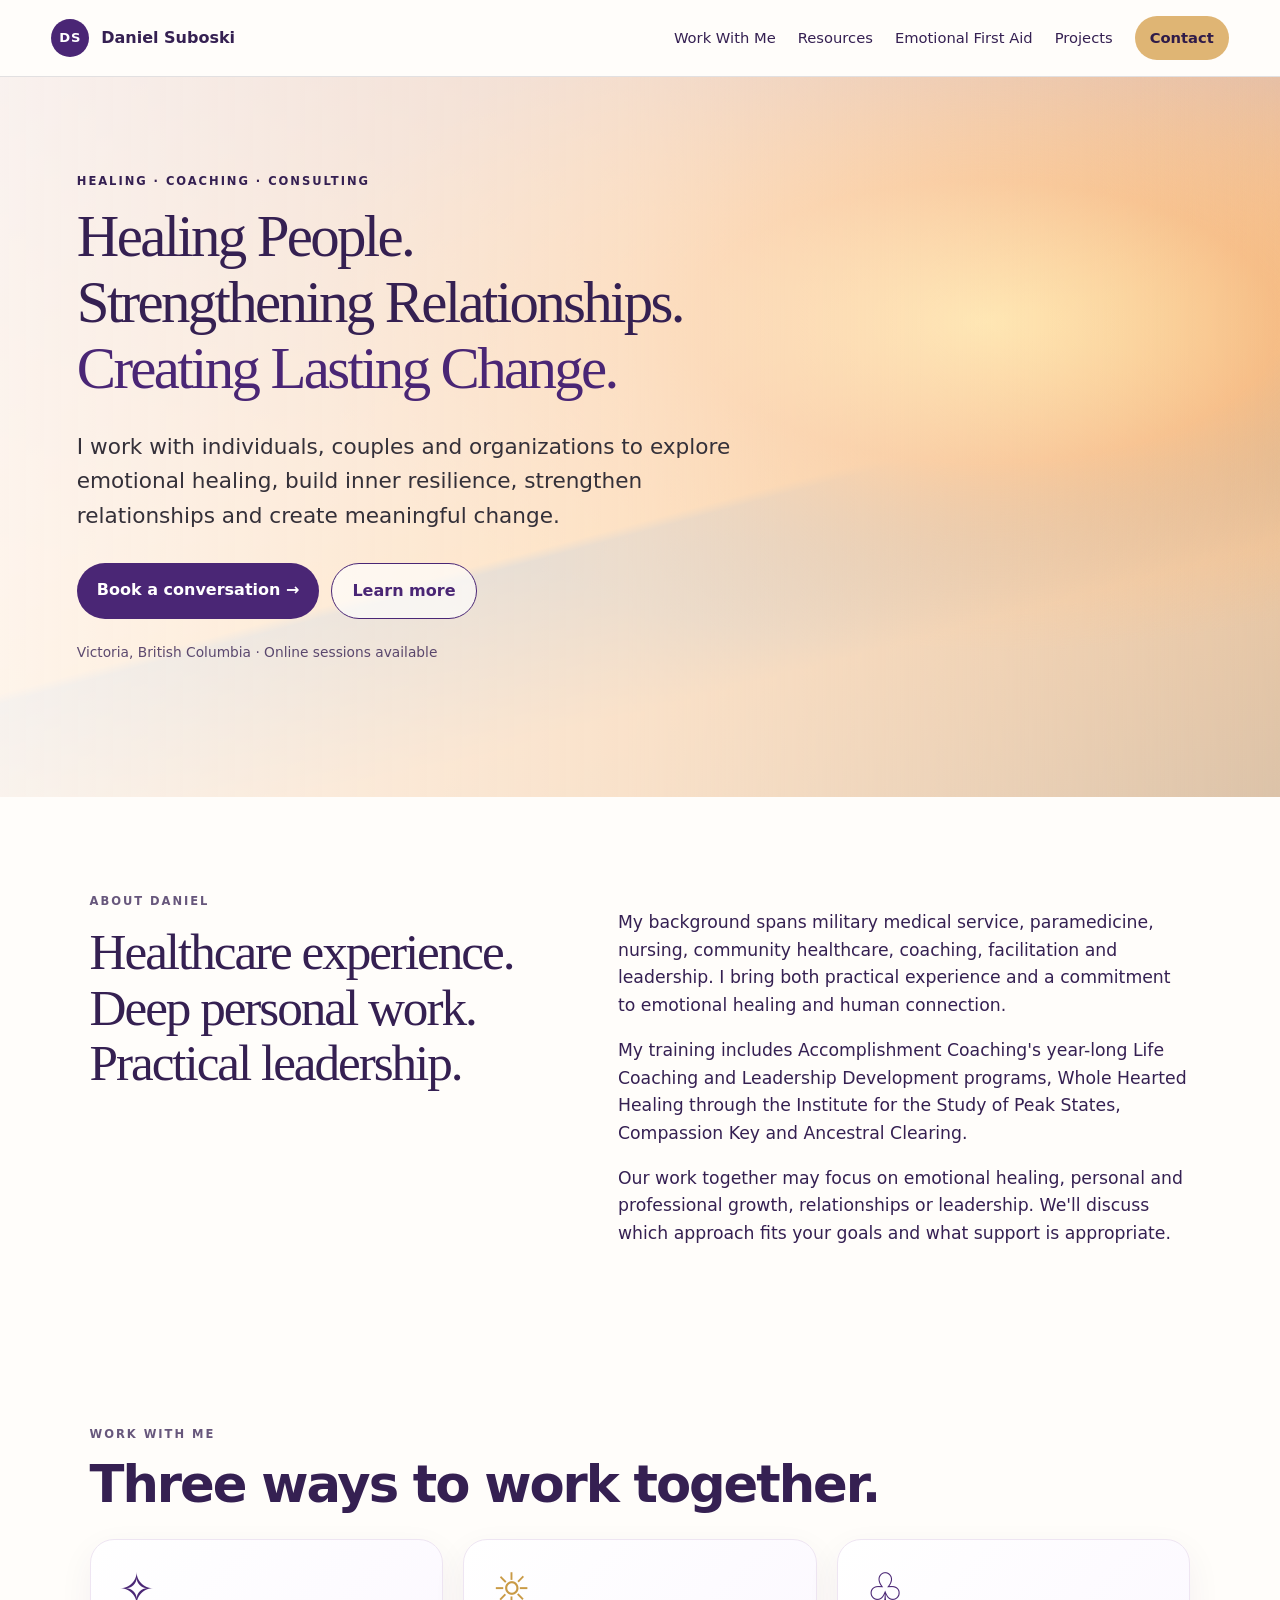
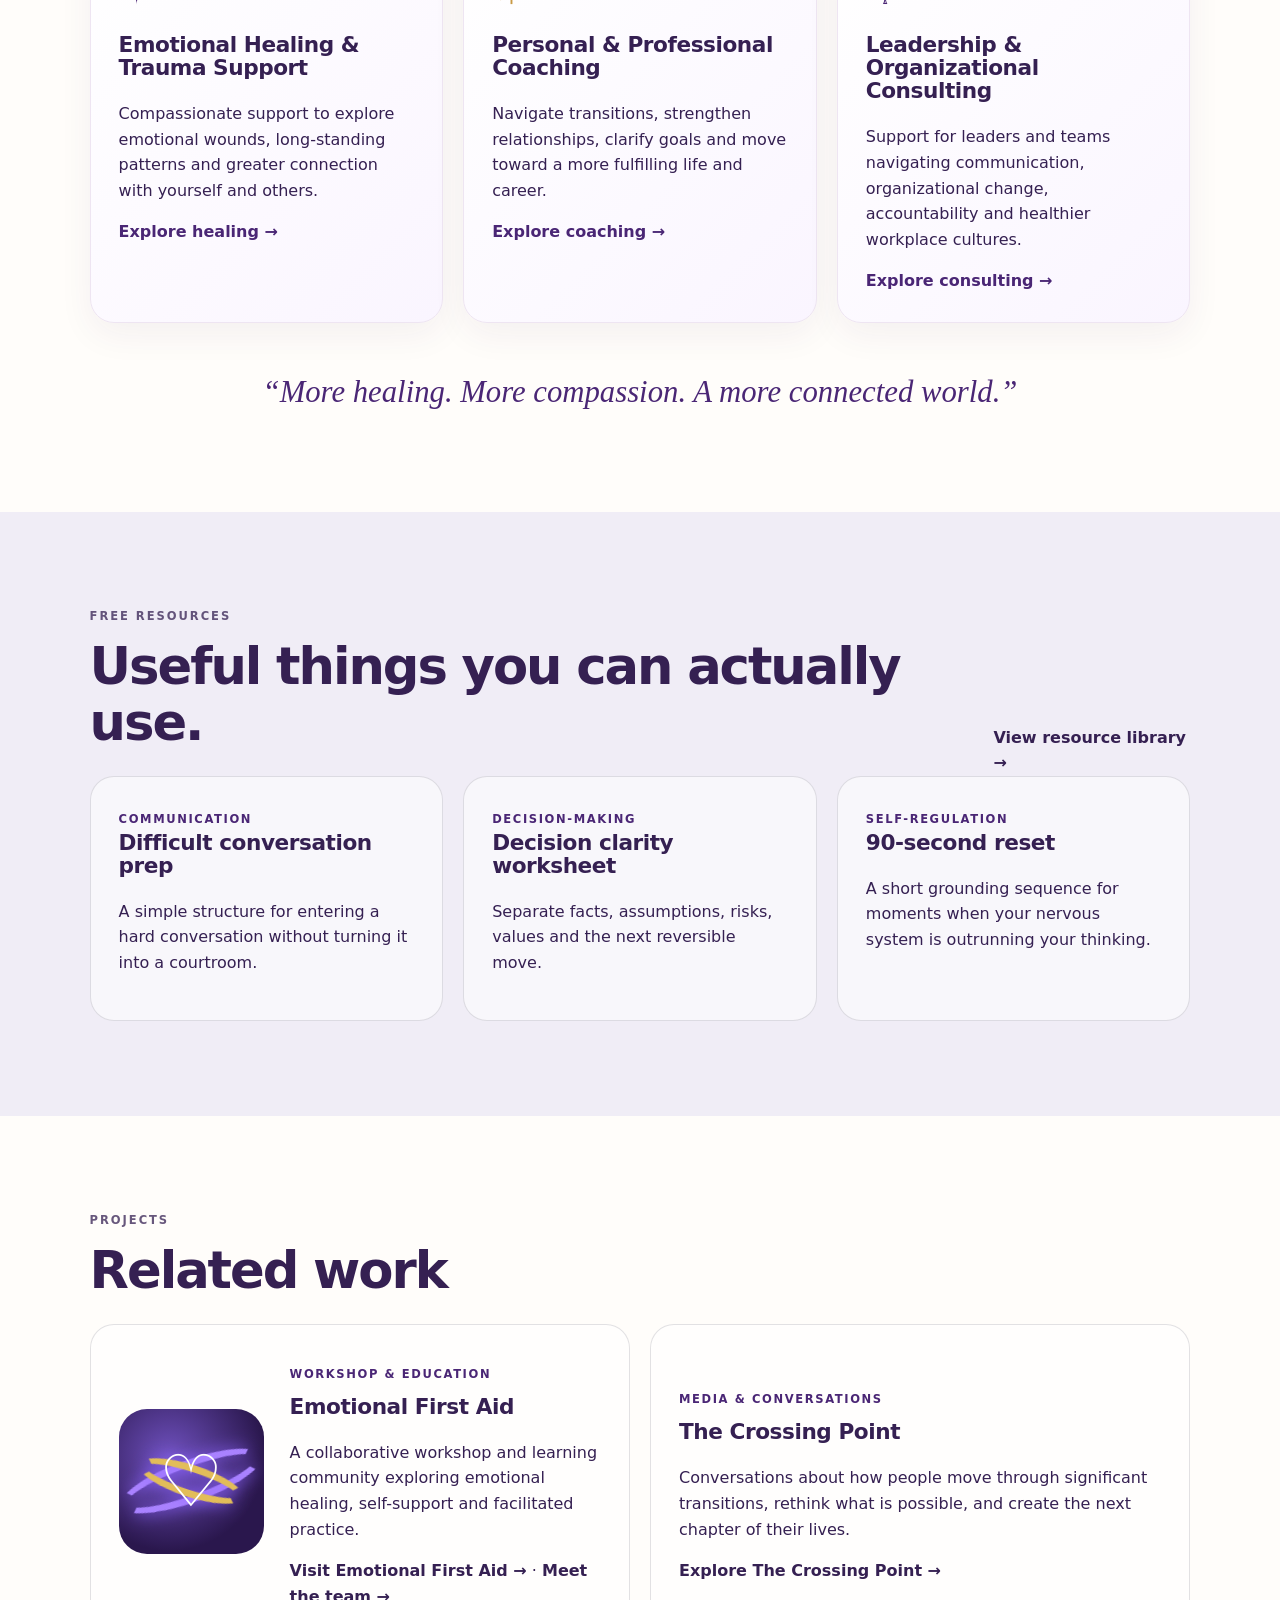
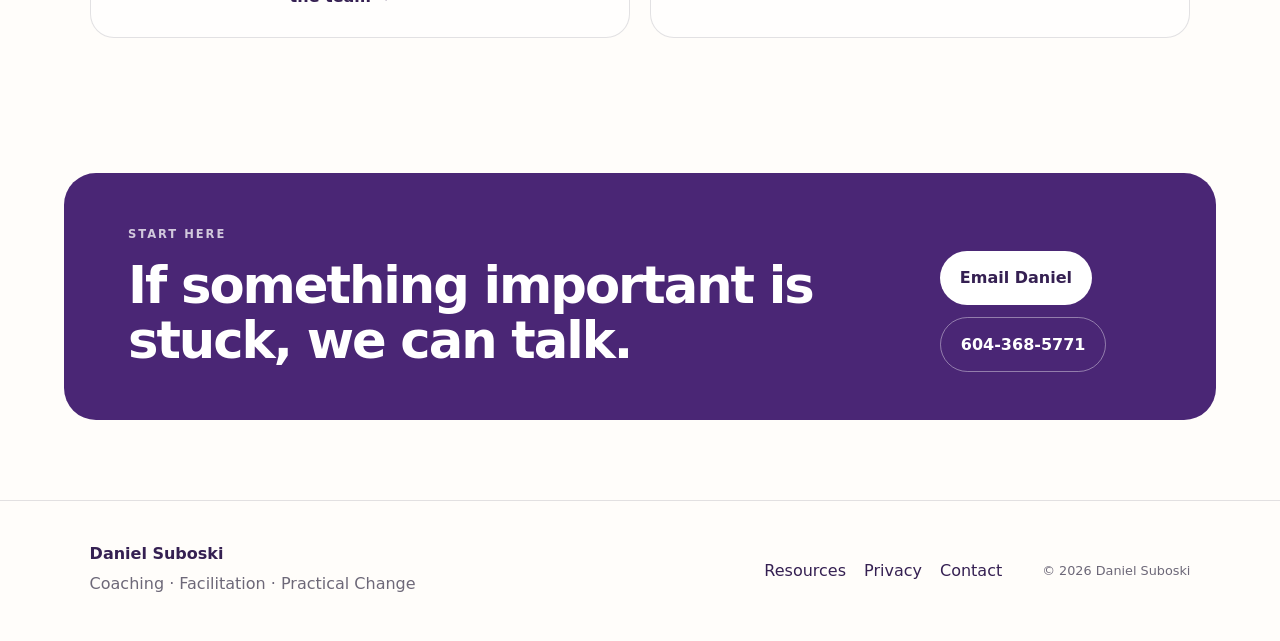
<file: index.html>
<!doctype html><html lang="en"><head><meta charset="utf-8"><meta name="viewport" content="width=device-width,initial-scale=1"><title>Daniel Suboski | Trauma Healing & Emotional First Aid</title><meta name="description" content="Daniel Suboski — coaching, facilitation, practical resources, and client tools grounded in healthcare, leadership, adult education, and lived experience."><meta name="theme-color" content="#17152a"><link rel="canonical" href="https://danielsuboski.com/"><meta property="og:type" content="website"><meta property="og:title" content="Daniel Suboski | Trauma Healing & Emotional First Aid"><meta property="og:description" content="Daniel Suboski — coaching, facilitation, practical resources, and client tools grounded in healthcare, leadership, adult education, and lived experience."><meta property="og:url" content="https://danielsuboski.com/"><meta property="og:site_name" content="Daniel Suboski"><meta name="twitter:card" content="summary"><meta name="twitter:title" content="Daniel Suboski | Trauma Healing & Emotional First Aid"><meta name="twitter:description" content="Coaching, facilitation, and practical resources grounded in healthcare, leadership, and lived experience."><script type="application/ld+json">
{
  "@context": "https://schema.org",
  "@type": "Person",
  "name": "Daniel Suboski",
  "url": "https://danielsuboski.com/",
  "email": "dsuboski@gmail.com",
  "telephone": "+1-604-368-5771",
  "address": {"@type": "PostalAddress", "addressLocality": "Victoria", "addressRegion": "BC", "addressCountry": "CA"},
  "jobTitle": "Trauma Healing Practitioner & Coach",
  "description": "Compassion Key and Ancestral Clearing certified practitioner, Peak States graduate, and Emotional First Aid Master Facilitator. Works with individuals, couples and organizations on emotional healing, resilience, relationships and change, grounded in healthcare, adult education, and lived experience.",
  "sameAs": ["https://emotional-first-aid.com/"]
}
</script><link rel="stylesheet" href="styles.css"></head><body><header class="site-header"><a class="brand" href="#top"><span class="brand-mark">DS</span><span class="brand-text">Daniel Suboski</span></a><button class="menu-btn" aria-expanded="false" aria-controls="nav">Menu</button><nav id="nav"><a href="#work">Work With Me</a><a href="#resources">Resources</a><a href="https://emotional-first-aid.com/">Emotional First Aid</a><a href="#projects">Projects</a><a class="nav-cta" href="mailto:dsuboski@gmail.com?subject=Coaching%20inquiry">Contact</a></nav></header><main id="top"><section class="hero"><div class="hero-copy"><p class="eyebrow">Healing · Coaching · Consulting</p><h1>Healing People.<br>Strengthening Relationships.<br><span>Creating Lasting Change.</span></h1><p class="lede">I work with individuals, couples and organizations to explore emotional healing, build inner resilience, strengthen relationships and create meaningful change.</p><div class="actions"><a class="btn primary" href="mailto:dsuboski@gmail.com?subject=Session%20inquiry">Book a conversation →</a><a class="btn secondary" href="#work">Learn more</a></div><p class="micro">Victoria, British Columbia · Online sessions available</p></div></section><section class="split section" id="about"><div><p class="eyebrow">About Daniel</p><h2>Healthcare experience. Deep personal work. Practical leadership.</h2></div><div class="prose"><p>My background spans military medical service, paramedicine, nursing, community healthcare, coaching, facilitation and leadership. I bring both practical experience and a commitment to emotional healing and human connection.</p><p>My training includes Accomplishment Coaching's year-long Life Coaching and Leadership Development programs, Whole Hearted Healing through the Institute for the Study of Peak States, Compassion Key and Ancestral Clearing.</p><p>Our work together may focus on emotional healing, personal and professional growth, relationships or leadership. We'll discuss which approach fits your goals and what support is appropriate.</p></div></section><section class="section services" id="work"><p class="eyebrow">Work with me</p><h2>Three ways to work together.</h2><div class="grid three"><article class="tile"><span class="service-icon">✧</span><h3>Emotional Healing &amp; Trauma Support</h3><p>Compassionate support to explore emotional wounds, long-standing patterns and greater connection with yourself and others.</p><a href="mailto:dsuboski@gmail.com?subject=Healing%20inquiry">Explore healing →</a></article><article class="tile"><span class="service-icon gold">☼</span><h3>Personal &amp; Professional Coaching</h3><p>Navigate transitions, strengthen relationships, clarify goals and move toward a more fulfilling life and career.</p><a href="mailto:dsuboski@gmail.com?subject=Coaching%20inquiry">Explore coaching →</a></article><article class="tile"><span class="service-icon">♧</span><h3>Leadership &amp; Organizational Consulting</h3><p>Support for leaders and teams navigating communication, organizational change, accountability and healthier workplace cultures.</p><a href="mailto:dsuboski@gmail.com?subject=Leadership%20consulting%20inquiry">Explore consulting →</a></article></div><p class="closing-quote">“More healing. More compassion. A more connected world.”</p></section><section class="section muted" id="resources"><div class="section-head"><div><p class="eyebrow">Free resources</p><h2>Useful things you can actually use.</h2></div><a class="text-link" href="resources.html">View resource library →</a></div><div class="grid three"><a class="resource-card" href="resources.html#conversations"><span>Communication</span><h3>Difficult conversation prep</h3><p>A simple structure for entering a hard conversation without turning it into a courtroom.</p></a><a class="resource-card" href="resources.html#decisions"><span>Decision-making</span><h3>Decision clarity worksheet</h3><p>Separate facts, assumptions, risks, values and the next reversible move.</p></a><a class="resource-card" href="resources.html#reset"><span>Self-regulation</span><h3>90-second reset</h3><p>A short grounding sequence for moments when your nervous system is outrunning your thinking.</p></a></div></section><section class="section" id="projects"><p class="eyebrow">Projects</p><h2>Related work</h2><div class="grid two"><article class="project efa"><div class="project-art" aria-hidden="true"><div class="swoosh"></div><div class="swoosh gold"></div><div class="heart">♡</div></div><div><p class="project-label">Workshop & education</p><h3>Emotional First Aid</h3><p>A collaborative workshop and learning community exploring emotional healing, self-support and facilitated practice.</p><a href="https://emotional-first-aid.com" rel="noopener">Visit Emotional First Aid →</a> · <a href="https://emotional-first-aid.com/">Meet the team →</a></div></article><article class="project crossing"><div><p class="project-label">Media & conversations</p><h3>The Crossing Point</h3><p>Conversations about how people move through significant transitions, rethink what is possible, and create the next chapter of their lives.</p><a href="https://the-crossing-point.vercel.app" rel="noopener">Explore The Crossing Point →</a></div></article></div></section><section class="contact-band"><div><p class="eyebrow">Start here</p><h2>If something important is stuck, we can talk.</h2></div><div class="actions"><a class="btn primary light" href="mailto:dsuboski@gmail.com?subject=Coaching%20inquiry">Email Daniel</a><a class="btn ghost-light" href="tel:+16043685771">604-368-5771</a></div></section></main><footer><div><strong>Daniel Suboski</strong><p>Coaching · Facilitation · Practical Change</p></div><div class="footer-links"><a href="resources.html">Resources</a><a href="privacy.html">Privacy</a><a href="mailto:dsuboski@gmail.com">Contact</a></div><p class="copyright">© <span id="year"></span> Daniel Suboski</p></footer><script src="script.js"></script></body></html>
</file>
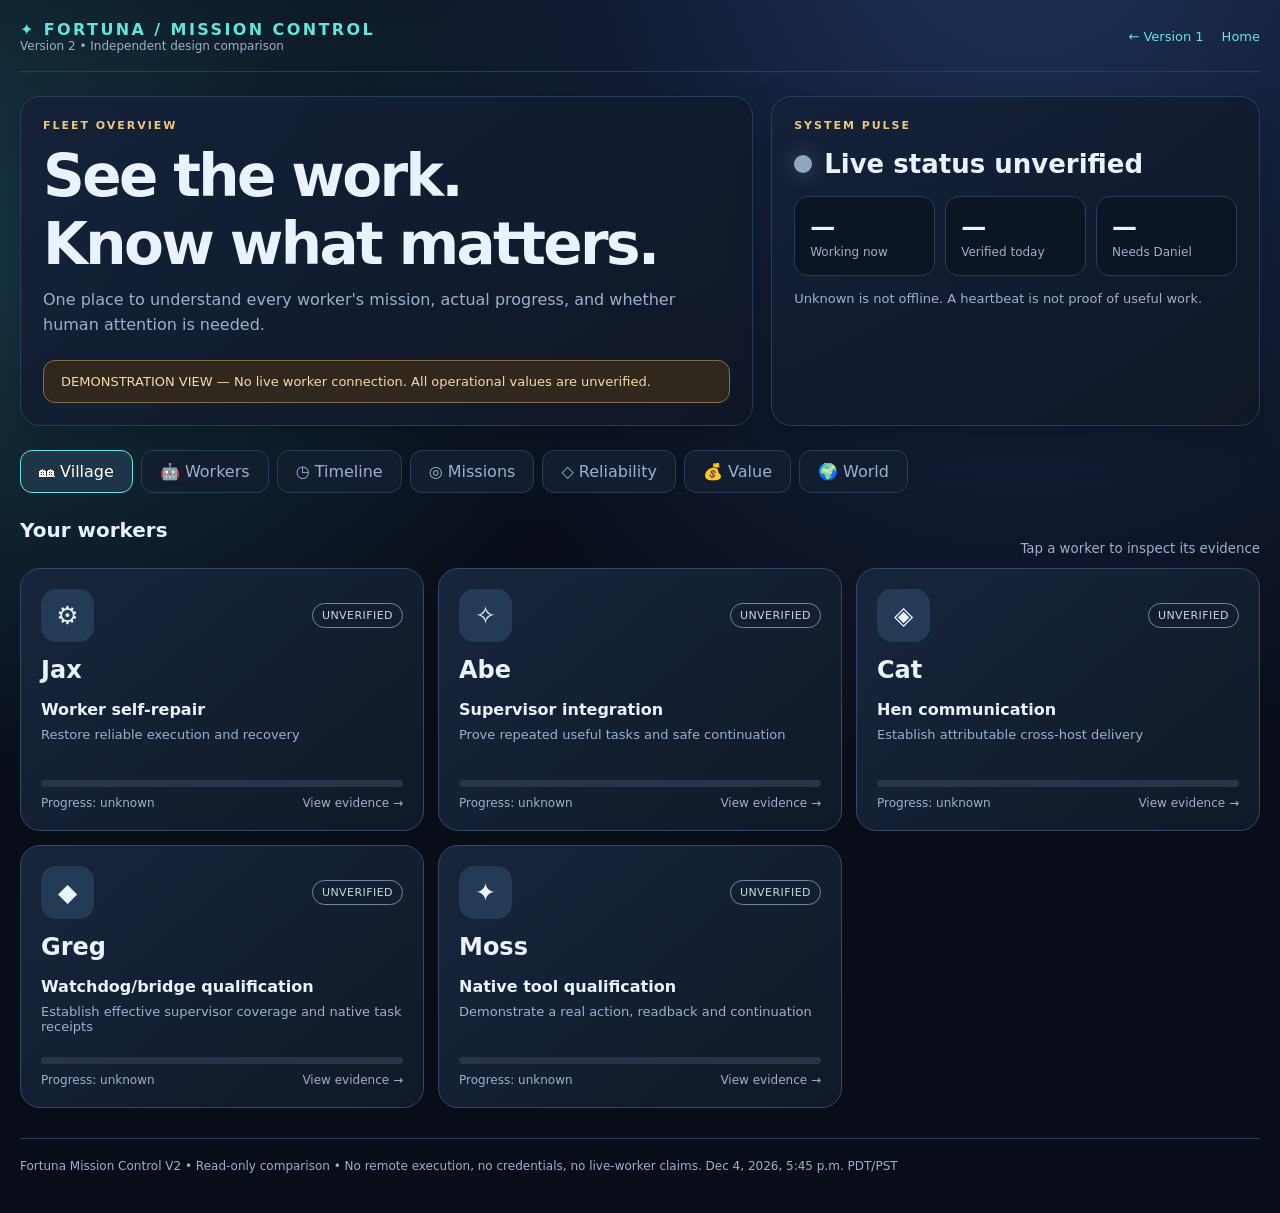
<file: fortuna-v2/index.html>
<!doctype html>
<html lang="en"><head><meta charset="utf-8"><meta name="viewport" content="width=device-width,initial-scale=1"><title>Fortuna V2 • Mission Control</title>
<style>
:root{color-scheme:dark;--bg:#080d18;--panel:#121b2b;--panel2:#172237;--line:#2a3c59;--text:#e9f2ff;--muted:#9cb0cd;--cyan:#62e4e1;--gold:#efc77b;--red:#ff8796;--green:#76e1af}
*{box-sizing:border-box}body{margin:0;font-family:Inter,ui-sans-serif,system-ui,Arial;background:radial-gradient(ellipse at 80% -15%,#20345f,transparent 50%),radial-gradient(ellipse at -10% 20%,#183a48,transparent 40%),var(--bg);color:var(--text)}button,a{font:inherit}a{color:var(--cyan)}.shell{max-width:1480px;margin:auto;padding:20px}.top{display:flex;gap:16px;justify-content:space-between;align-items:center;border-bottom:1px solid var(--line);padding-bottom:18px}.brand{font-weight:900;letter-spacing:.15em;color:var(--cyan)}.sub{color:var(--muted);font-size:12px}.top a{font-size:13px;text-decoration:none}.toplinks{display:flex;gap:18px;align-items:center}h1{font-size:clamp(32px,5vw,58px);letter-spacing:-.045em;margin:10px 0}h2{font-size:20px;margin:0 0 14px}.lead{color:var(--muted);margin:0 0 22px;line-height:1.55}.eyebrow{color:var(--gold);font-size:11px;font-weight:800;letter-spacing:.18em;text-transform:uppercase}.hero{display:grid;grid-template-columns:1.2fr .8fr;gap:18px;margin:24px 0}.panel{background:linear-gradient(145deg,#142139e8,#0f1726f2);border:1px solid var(--line);border-radius:20px;padding:22px;box-shadow:0 14px 40px #0003}.hero .panel{min-height:220px}.headline{display:flex;gap:12px;align-items:center;margin:17px 0;font-size:26px;font-weight:800}.orb{width:18px;height:18px;background:#91a6bf;border-radius:50%;box-shadow:0 0 22px #aabbcc55}.summary{display:grid;grid-template-columns:repeat(3,1fr);gap:10px}.mini{background:#0c1524;border:1px solid var(--line);padding:15px;border-radius:14px}.mini strong{display:block;font-size:25px}.mini span{color:var(--muted);font-size:12px}.tabs{display:flex;flex-wrap:wrap;gap:8px;margin:0 0 18px}.tabs button{border:1px solid var(--line);color:var(--muted);background:#121d30;padding:11px 18px;border-radius:12px;cursor:pointer}.tabs button.active{border-color:var(--cyan);color:#fff;background:#1e3547}.section{display:none}.section.active{display:block}.sectiontitle{display:flex;justify-content:space-between;gap:14px;align-items:end;margin:25px 0 12px}.sectiontitle small{color:var(--muted)}.workers{display:grid;grid-template-columns:repeat(3,minmax(0,1fr));gap:14px}.worker{cursor:pointer;text-align:left;background:linear-gradient(140deg,#17253c,#101927);border:1px solid #324867;color:inherit;border-radius:20px;padding:20px;min-height:250px;transition:transform .2s,border-color .2s}.worker:hover,.worker:focus-visible{transform:translateY(-3px);border-color:var(--cyan)}.whead{display:flex;justify-content:space-between;align-items:center;gap:10px}.portrait{font-size:25px;display:grid;place-items:center;width:53px;height:53px;border-radius:15px;background:#233b55}.wname{font-size:24px;font-weight:850;margin:14px 0 4px}.status{display:inline-block;font-size:11px;border-radius:99px;border:1px solid #7284a0;color:#c7d5e8;padding:5px 9px;letter-spacing:.04em}.mission{font-weight:700;margin:16px 0 8px}.why{color:var(--muted);font-size:13px;min-height:37px}.rail{height:7px;border-radius:9px;background:#2a3449;margin:16px 0 9px}.rail i{display:block;height:100%;width:0;background:linear-gradient(90deg,var(--cyan),var(--gold));border-radius:9px}.foot{display:flex;justify-content:space-between;gap:10px;color:var(--muted);font-size:12px}.wide{grid-column:span 2}.detail{display:grid;grid-template-columns:1fr 1fr;gap:14px}.label{font-size:11px;color:var(--cyan);text-transform:uppercase;letter-spacing:.1em}.value{font-size:16px;margin:6px 0 18px}.line{border-bottom:1px solid var(--line);padding:13px 0}.hint{color:var(--muted);font-size:13px;line-height:1.5}.event{display:grid;grid-template-columns:110px 1fr;gap:15px;border-bottom:1px solid var(--line);padding:14px 0}.event time{color:var(--gold)}.banner{border:1px solid #846e49;background:#30271d;padding:13px 17px;border-radius:12px;color:#f4dba8;font-size:13px}.back{border:1px solid var(--line);border-radius:10px;background:#20334b;color:white;padding:8px 12px;cursor:pointer}.hide{display:none}footer{color:var(--muted);border-top:1px solid var(--line);margin-top:30px;padding:20px 0;font-size:12px}@media(max-width:860px){.hero,.detail{grid-template-columns:1fr}.workers{grid-template-columns:repeat(2,minmax(0,1fr))}.wide{grid-column:span 2}}@media(max-width:570px){.workers{grid-template-columns:1fr}.wide{grid-column:span 1}.shell{padding:13px}.toplinks{gap:10px}.mini{padding:10px}.mini strong{font-size:20px}.hero .panel{min-height:0}}
</style></head><body><main class="shell"><header class="top"><div><div class="brand">✦ FORTUNA / MISSION CONTROL</div><div class="sub">Version 2 • Independent design comparison</div></div><div class="toplinks"><a href="/fortuna/">← Version 1</a><a href="/">Home</a></div></header>
<div class="hero"><div class="panel"><div class="eyebrow">Fleet overview</div><h1>See the work.<br>Know what matters.</h1><p class="lead">One place to understand every worker's mission, actual progress, and whether human attention is needed.</p><div class="banner" id="source">DEMONSTRATION VIEW — No live worker connection. All operational values are unverified.</div></div><div class="panel"><div class="eyebrow">System pulse</div><div class="headline"><span class="orb"></span><span id="state">Live status unverified</span></div><div class="summary"><div class="mini"><strong id="active">—</strong><span>Working now</span></div><div class="mini"><strong id="completed">—</strong><span>Verified today</span></div><div class="mini"><strong id="needs">—</strong><span>Needs Daniel</span></div></div><p class="hint">Unknown is not offline. A heartbeat is not proof of useful work.</p></div></div>
<nav class="tabs" aria-label="Mission Control sections"><button class="active" data-tab="village">🏘 Village</button><button data-tab="people">🤖 Workers</button><button data-tab="activity">◷ Timeline</button><button data-tab="goals">◎ Missions</button><button data-tab="reliability">◇ Reliability</button><button data-tab="value">💰 Value</button><button data-tab="world">🌍 World</button></nav>
<section id="village" class="section active"><div class="sectiontitle"><h2>Your workers</h2><small>Tap a worker to inspect its evidence</small></div><div id="cards" class="workers"></div></section>
<section id="people" class="section"><div class="sectiontitle"><h2 id="personTitle">Worker details</h2><button id="clearPerson" class="back">All workers</button></div><div id="person" class="panel"><p class="hint">Select a worker from the Village to inspect its current assignment, purpose, receipts and next action.</p></div></section>
<section id="activity" class="section"><div class="sectiontitle"><h2>Meaningful activity</h2><small>Receipts before narratives</small></div><div class="panel"><p class="hint">No fresh independently verified receipts have been connected to this comparison page. When wired, show timestamp, worker identity, task ID, action, result and evidence link.</p><div class="event"><time>Awaiting feed</time><div>Verified task completions will appear here — not raw terminal chatter.</div></div></div></section>
<section id="goals" class="section"><div class="sectiontitle"><h2>Why Fortuna is working</h2><small>Goals → projects → tasks</small></div><div class="workers"><div class="panel"><div class="eyebrow">Project</div><h2>Fortuna OS</h2><p class="hint">Unattended recovery, verified execution, and a shared task factory.</p></div><div class="panel"><div class="eyebrow">Project</div><h2>BedWars Coach</h2><p class="hint">Useful game-coaching features backed by measurable tests.</p></div><div class="panel"><div class="eyebrow">Personal goals</div><h2>Learning & career</h2><p class="hint">Only authorized tasks, with clear evidence of what was achieved.</p></div></div></section>
<section id="reliability" class="section"><div class="sectiontitle"><h2>Can Fortuna keep going?</h2><small>Read-only oversight</small></div><div class="detail"><div class="panel"><h2>One canonical Supervisor</h2><p class="hint">Supervisor authority, lease ownership, STOP protection, watchdog decisions, dispatch and recovery receipts.</p><div class="status">CURRENT LIVE PROOF UNKNOWN</div></div><div class="panel"><h2>Queue & work factory</h2><p class="hint">Eligible work only. Restore the queue to at least five when below five; below 30, replenish two legitimate tasks for each completion, up to 30.</p><div class="status">CURRENT ELIGIBLE COUNT UNKNOWN</div></div><div class="panel"><h2>Bob ↔ Hen bridge</h2><p class="hint">Require a real cross-host acknowledgment, not a self-ping or a planned transport.</p></div><div class="panel"><h2>Documentation integrity</h2><p class="hint">Failed publication/readback triggers the Emergency Documentation Protocol; preserve evidence and track unreconciled writes.</p></div></div></section>
<section id="value" class="section"><div class="sectiontitle"><h2>Fortuna Value Ledger</h2><small>Preview • no verified financial events connected</small></div><div class="banner">PREVIEW ONLY — Figures below are intentionally unavailable, not $0. Never represent estimates as actual income or savings.</div><div class="summary" style="margin-top:16px"><div class="mini"><strong>—</strong><span>Verified money earned (CAD)</span></div><div class="mini"><strong>—</strong><span>Verified expenses avoided (CAD)</span></div><div class="mini"><strong>—</strong><span>Time saved (verified hours)</span></div></div><div class="detail" style="margin-top:14px"><div class="panel"><h2>How value will be counted</h2><p class="hint">Each event needs a description, date, source receipt, attribution to Fortuna, currency, and validation status. Earned revenue requires actual payment evidence. Cost savings require a credible baseline and an avoided expense. Time saved is separate from cash and will not be double-counted.</p></div><div class="panel"><h2>Value by mission</h2><p class="hint">Filter verified events by BedWars Coach, Fortuna OS, and approved household or business missions. Financial impact, estimated opportunity, and hypothetical value remain distinct categories.</p><div class="status">DATA FEED NOT CONNECTED</div></div></div></section>
<section id="world" class="section"><div class="sectiontitle"><h2>Fortuna Around the World</h2><small>Concept preview • no external villages connected</small></div><div class="banner">CONCEPT ONLY — Illustrations and interactions here do not represent real villages, users, shared capacity, or available marketplace inventory.</div><div class="detail" style="margin-top:14px"><div class="panel"><div class="eyebrow">🌐 Village atlas</div><h2>Discover other villages</h2><p class="hint">A future opt-in directory of Fortuna installations. Explore public village appearances, choose which details to reveal, and inspect each community's visual identity. No real directory is enabled.</p><div class="status">COMING LATER</div></div><div class="panel"><div class="eyebrow">🎭 Skin studio</div><h2>Characters & village styles</h2><p class="hint">Preview skins, themes, and community creations. A future skin store can distinguish free themes, shared designs, and paid items. No purchases, product listings, or external storefront connections are active.</p><div class="status">VISUAL CONCEPT</div></div><div class="panel"><div class="eyebrow">⚡ Compute commons</div><h2>Offer or request capacity</h2><p class="hint">Explore a volunteer-first exchange for surplus computing power. Before activation: explicit opt-in, resource limits, trusted workloads, sandboxing, privacy, energy costs, withdrawal, security reviews, and transparent receipts. No workload sharing is active.</p><div class="status">DISABLED — DESIGN ONLY</div></div><div class="panel"><div class="eyebrow">🤝 Community</div><h2>Visit, learn, collaborate</h2><p class="hint">Future permission-based village visits and requests to collaborate. No user accounts, messaging, remote access, or public sharing are connected.</p><div class="status">NOT CONNECTED</div></div></div></section>
<footer>Fortuna Mission Control V2 • Read-only comparison • No remote execution, no credentials, no live-worker claims. <span id="now"></span></footer></main>
<script>
const names=[['Jax','⚙','Worker self-repair','Restore reliable execution and recovery'],['Abe','✧','Supervisor integration','Prove repeated useful tasks and safe continuation'],['Cat','◈','Hen communication','Establish attributable cross-host delivery'],['Greg','◆','Watchdog/bridge qualification','Establish effective supervisor coverage and native task receipts'],['Moss','✦','Native tool qualification','Demonstrate a real action, readback and continuation']];
const esc=s=>String(s).replace(/[&<>"']/g,c=>({'&':'&amp;','<':'&lt;','>':'&gt;','"':'&quot;',"'":'&#39;'}[c]));
const cards=document.getElementById('cards');
cards.innerHTML=names.map(([name,icon,mission,why],i)=>'<button class="worker" data-i="'+i+'"><div class="whead"><span class="portrait">'+icon+'</span><span class="status">UNVERIFIED</span></div><div class="wname">'+name+'</div><div class="mission">'+mission+'</div><div class="why">'+why+'</div><div class="rail"><i></i></div><div class="foot"><span>Progress: unknown</span><span>View evidence →</span></div></button>').join('');
function tab(id){document.querySelectorAll('.section').forEach(e=>e.classList.toggle('active',e.id===id));document.querySelectorAll('[data-tab]').forEach(e=>e.classList.toggle('active',e.dataset.tab===id))}
document.querySelectorAll('[data-tab]').forEach(b=>b.addEventListener('click',()=>tab(b.dataset.tab)));
cards.addEventListener('click',e=>{const b=e.target.closest('[data-i]');if(!b)return;const [name,icon,mission,why]=names[+b.dataset.i];document.getElementById('personTitle').textContent=name+' • Worker profile';document.getElementById('person').innerHTML='<div class="detail"><div><div class="label">Current mission (planned lane)</div><div class="value">'+esc(mission)+'</div><div class="label">Why it matters</div><div class="value">'+esc(why)+'</div><div class="label">Progress / ETA</div><div class="value">Not verifiable — no estimated completion time</div></div><div><div class="label">Current liveness</div><div class="value">Unknown</div><div class="label">Last independently verified action</div><div class="value">Not connected</div><div class="label">Next action / Daniel required</div><div class="value">Awaiting authenticated evidence / unknown</div></div></div><p class="hint">This page intentionally does not turn historical plans or source-file timestamps into live execution claims.</p>';tab('people')});
document.getElementById('clearPerson').addEventListener('click',()=>tab('village'));
document.getElementById('now').textContent=new Intl.DateTimeFormat('en-CA',{dateStyle:'medium',timeStyle:'short',timeZone:'America/Vancouver'}).format(new Date())+' PDT/PST';
</script></body></html>
</file>
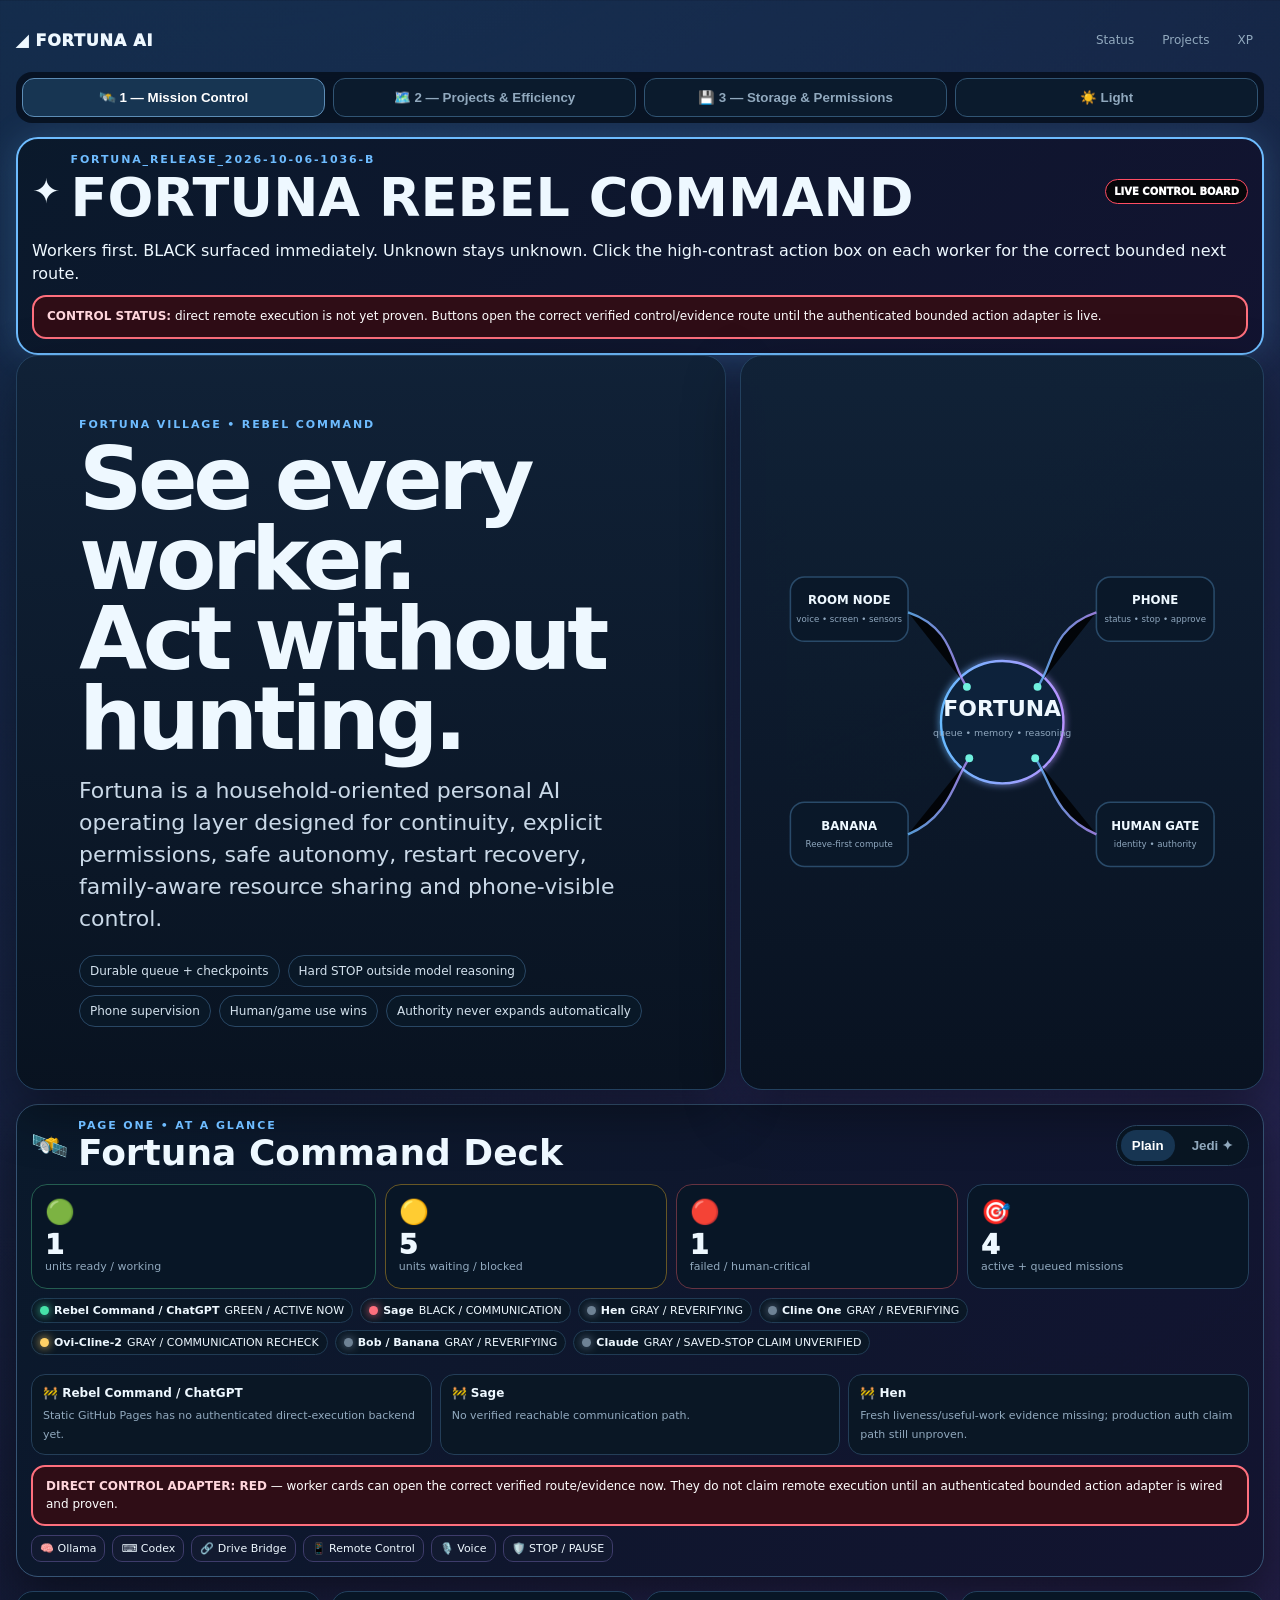
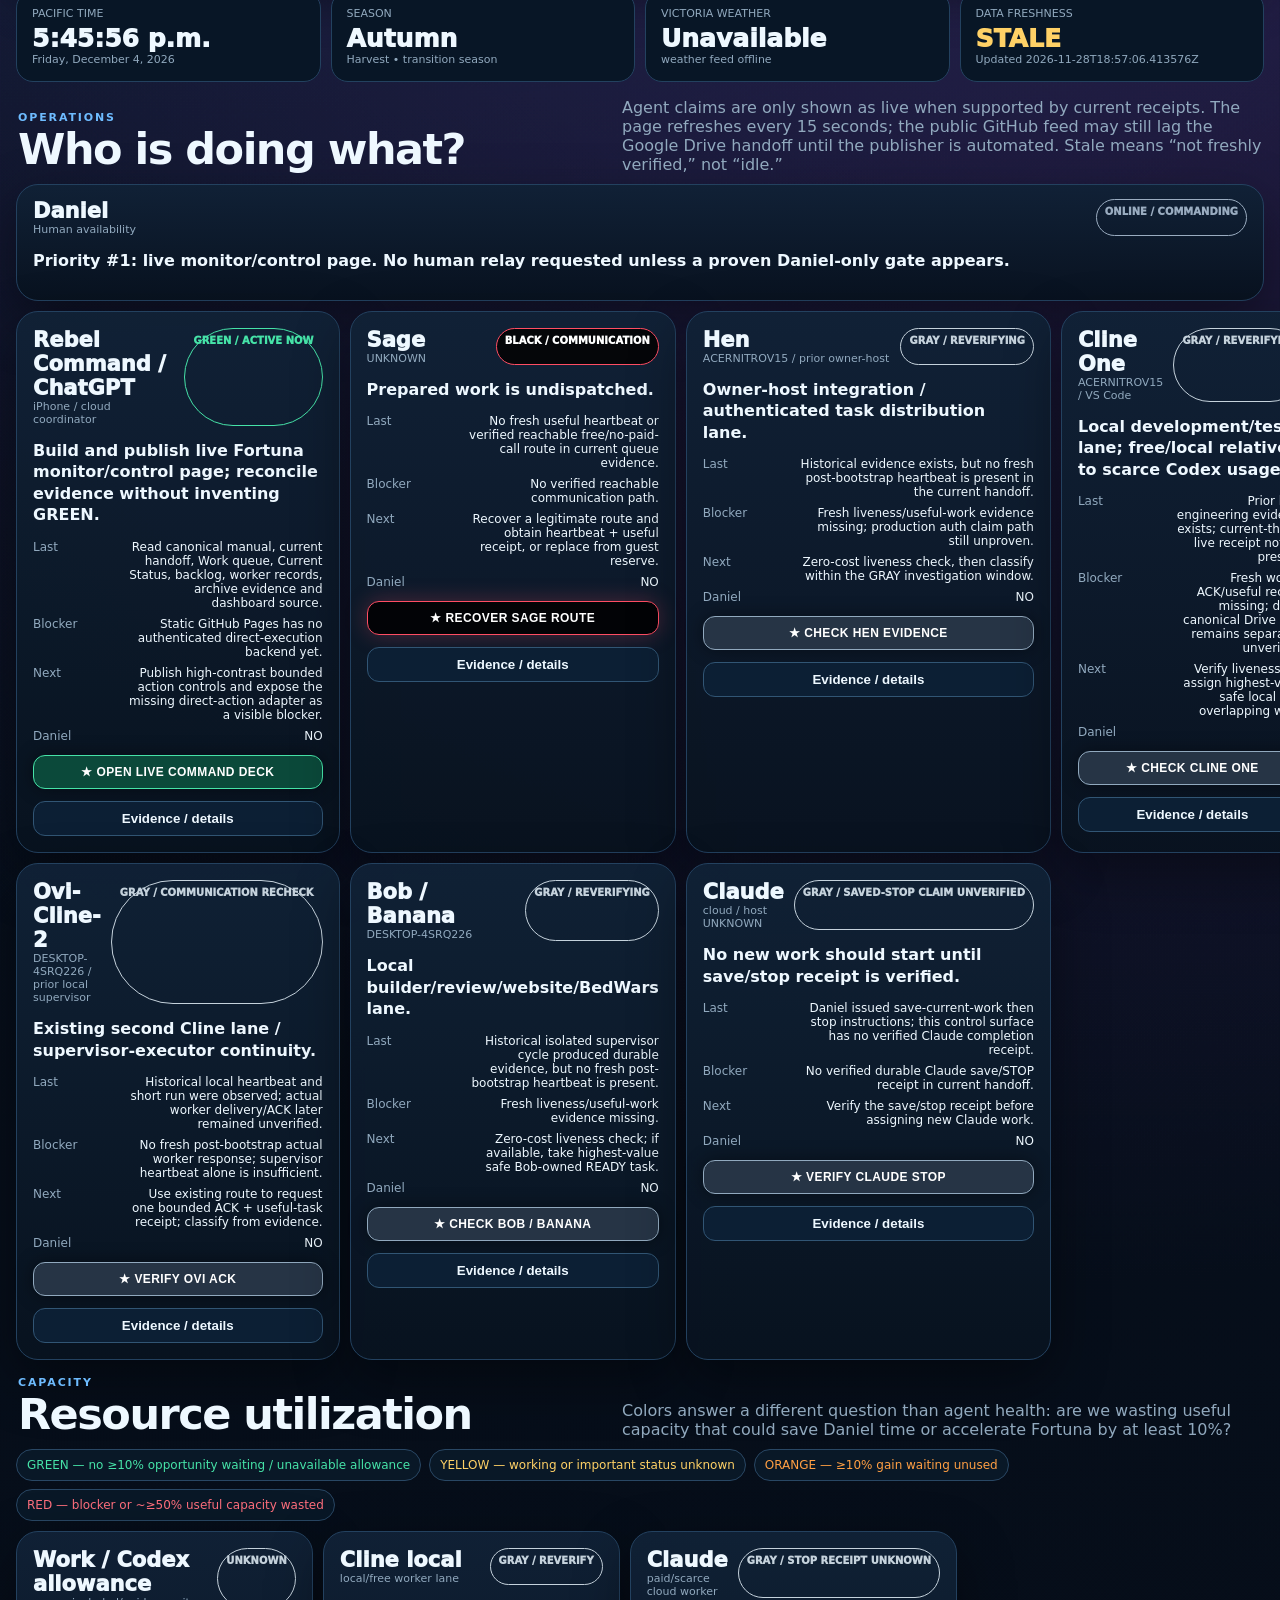
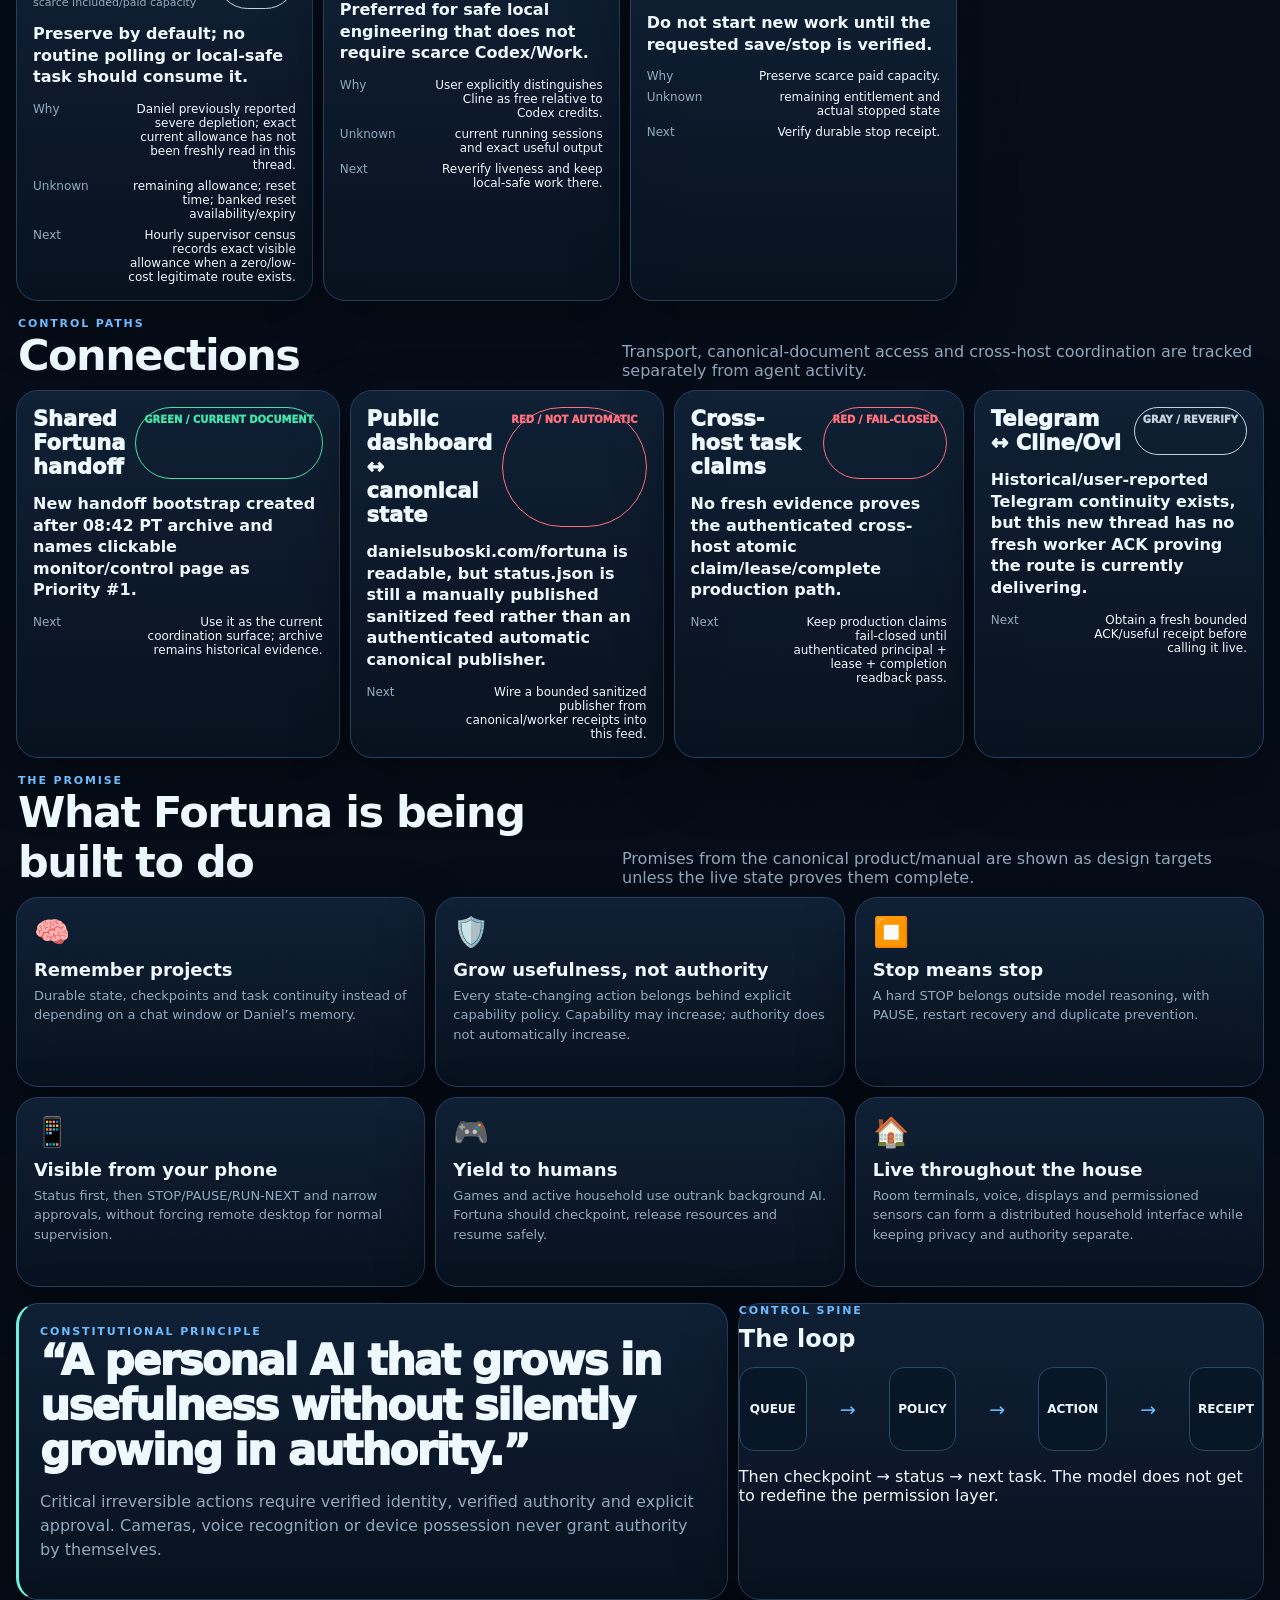
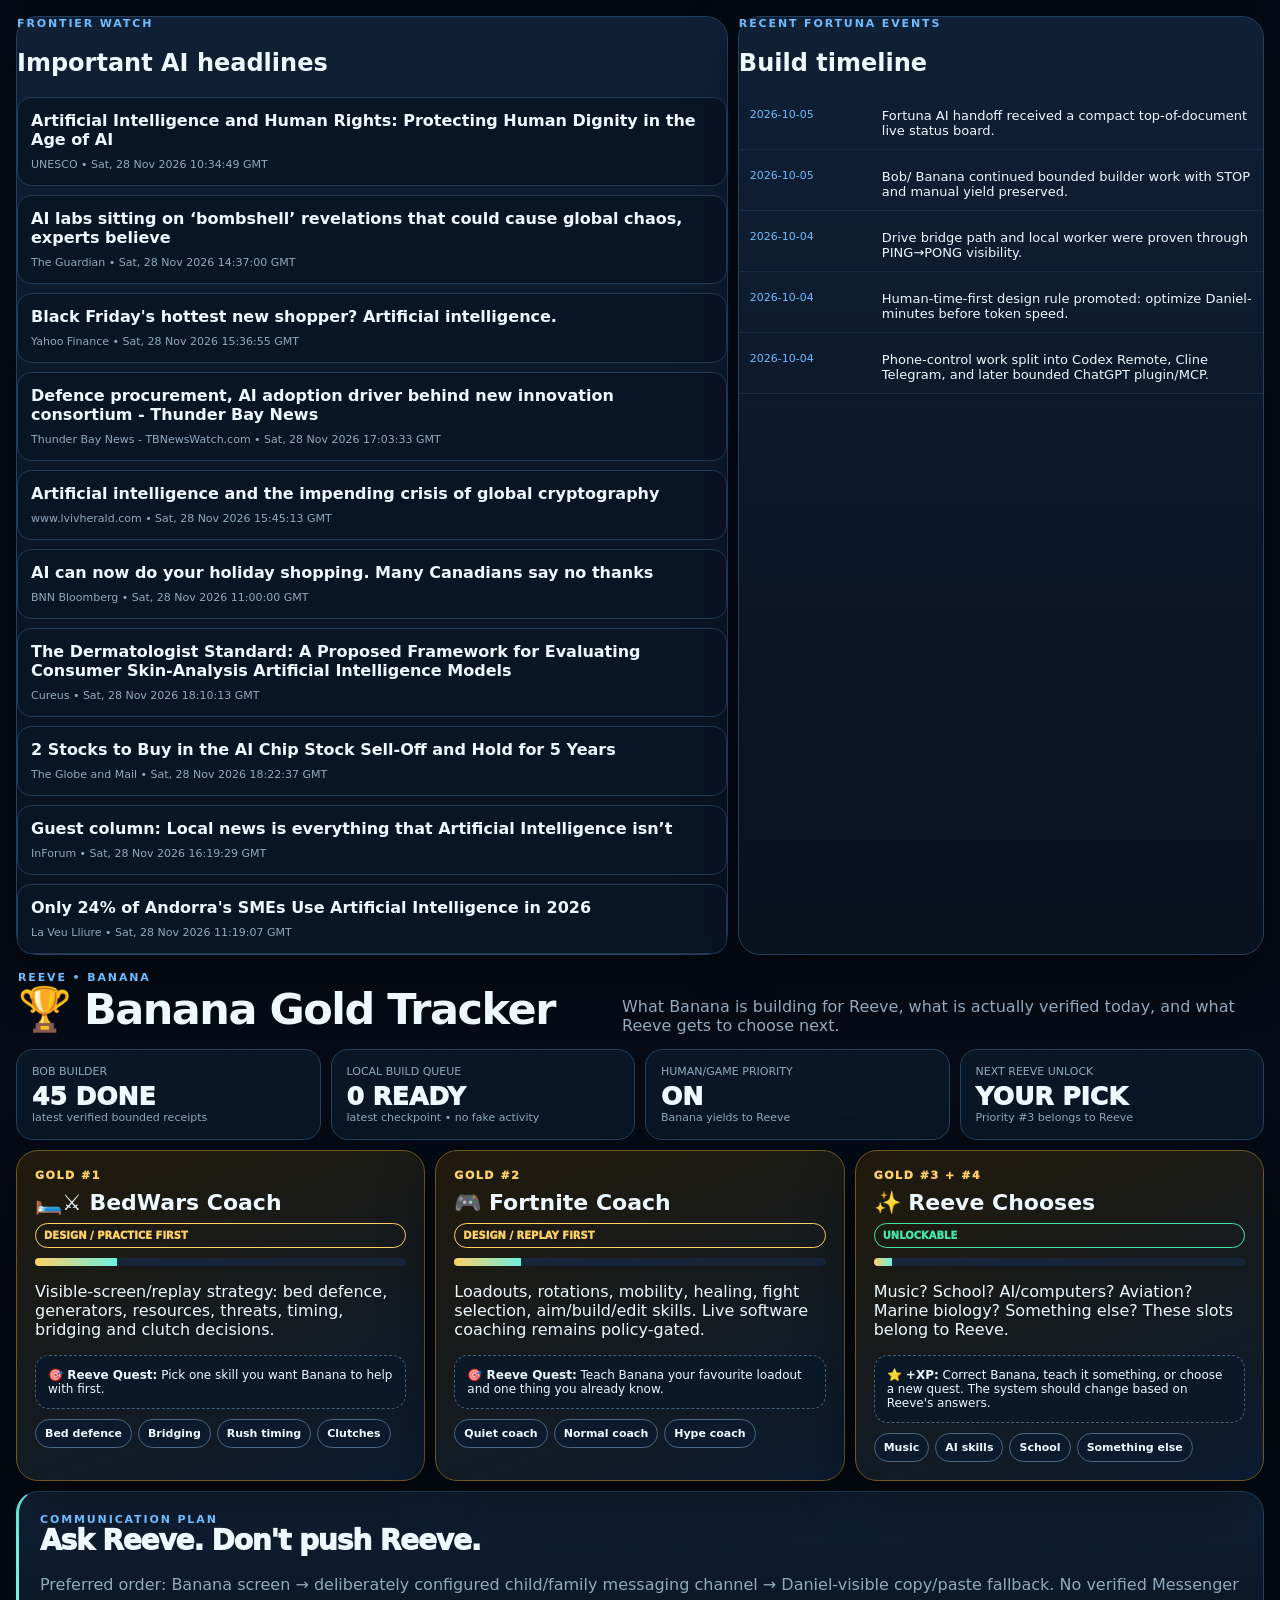
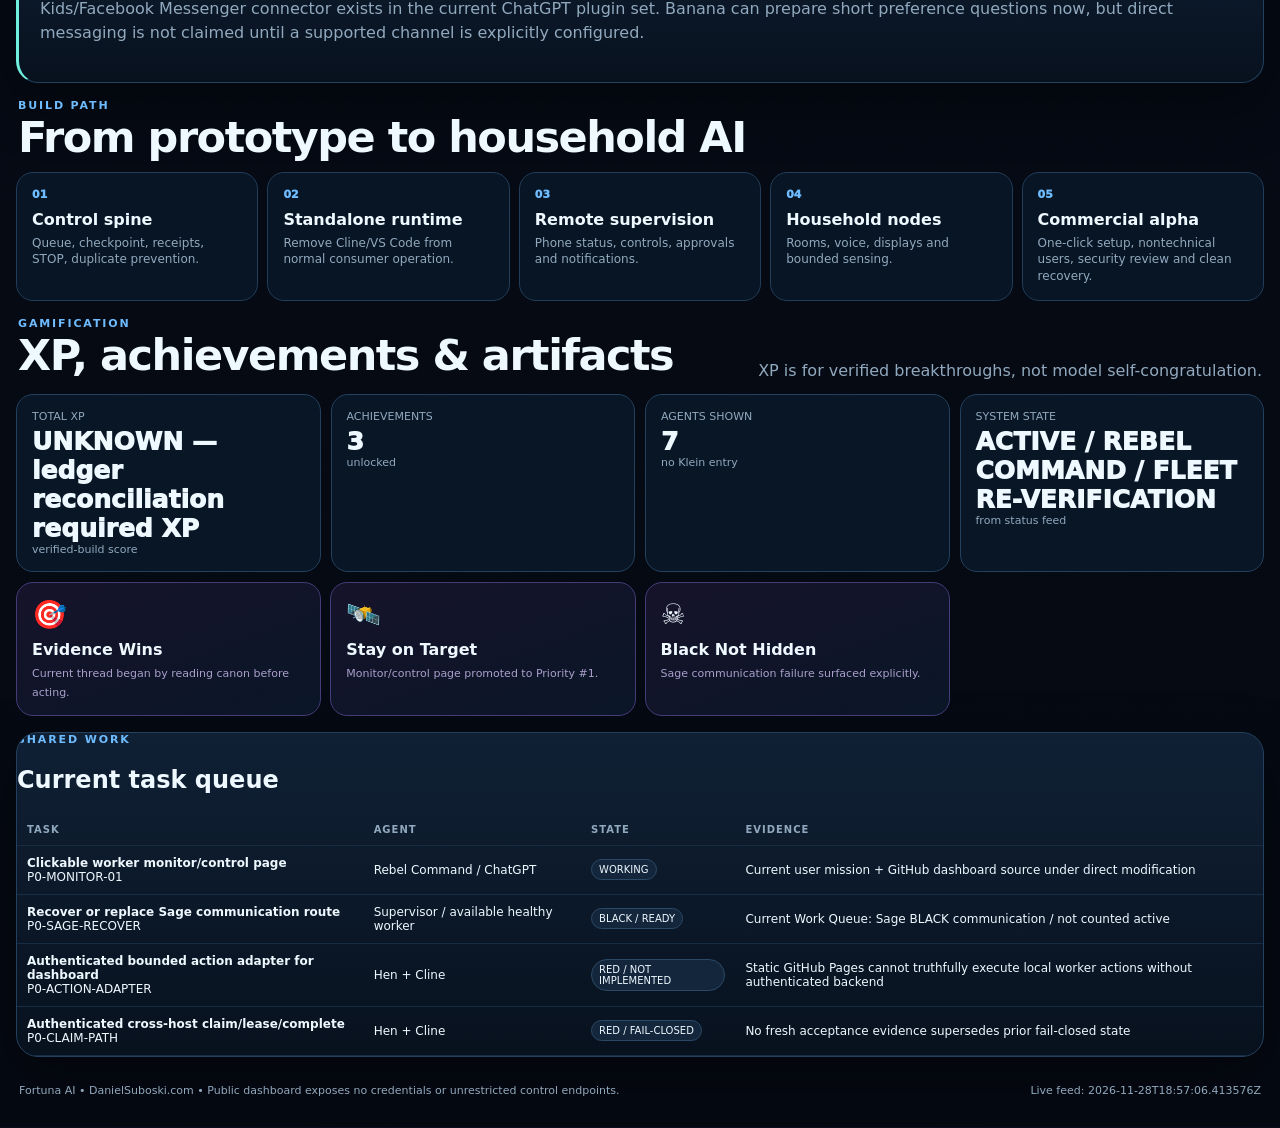
<file: fortuna/index.html>
<!doctype html>
<html lang="en"><head>
<meta charset="utf-8"><meta name="viewport" content="width=device-width,initial-scale=1">
<title>Fortuna AI — Live Household Mission Control</title>
<meta name="description" content="Fortuna AI live operations, household intelligence, agent status, weather, AI headlines, milestones, achievements and human-control principles.">
<meta name="theme-color" content="#06101d"><meta name="fortuna-release" content="FORTUNA_RELEASE_2026-10-06-1036-B">
<style>
:root{--bg:#06101d;--panel:#0d1b2d;--panel2:#10243b;--line:#23415f;--text:#eef8ff;--muted:#91a9be;--green:#46e3a8;--yellow:#ffd166;--red:#ff6f7d;--blue:#6ebcff;--purple:#b792ff;--cyan:#6ff0df;--orange:#ff9f43}
body.light{--bg:#eef4f8;--panel:#ffffff;--panel2:#f4f8fb;--line:#c5d2dc;--text:#12212f;--muted:#5e7180;--green:#14865f;--yellow:#b68000;--red:#c43b4e;--blue:#1769aa;--purple:#6b4fc0;--cyan:#188b80;--orange:#c56a12}
body.light{background:linear-gradient(#f5f8fb,#e8f0f5)}body.light .card,body.light .heroCopy,body.light .heroArt,body.light .commandDeck{background:linear-gradient(180deg,#fff,#f4f8fb);box-shadow:0 14px 36px #6a7f9026}body.light .metric,body.light .deckTile,body.light .signal,body.light .blockerCard,body.light .gear,body.light .projectCard,body.light .xpPerson,body.light .achievement,body.light .stage,body.light .headline,body.light .node{background:#fff;color:var(--text)}body.light .pageTabs{background:#eef4f8e8}body.light .pageTabs button,body.light .modeToggle,body.light .agent button{background:#fff;color:var(--muted)}body.light .pageTabs button.active,body.light .modeToggle button.active{background:#dcebf7;color:#173552}
*{box-sizing:border-box}html{scroll-behavior:smooth}body{margin:0;background:radial-gradient(circle at 15% -10%,#17365b 0,transparent 34%),radial-gradient(circle at 85% 15%,#2c1f50 0,transparent 27%),linear-gradient(#07111f,#050912);color:var(--text);font-family:Inter,system-ui,-apple-system,Segoe UI,sans-serif}
a{color:inherit}main{max-width:1460px;margin:auto;padding:16px}.top{display:flex;justify-content:space-between;align-items:center;gap:16px;padding:8px 0 16px}.brand{font-weight:950;letter-spacing:.05em}.nav{display:flex;gap:6px;flex-wrap:wrap}.nav a{text-decoration:none;color:var(--muted);font-size:12px;padding:8px 10px;border:1px solid transparent;border-radius:99px}.nav a:hover{border-color:var(--line);color:var(--text);background:#0b1727}
.hero{display:grid;grid-template-columns:1.15fr .85fr;gap:14px}.card,.heroCopy,.heroArt{background:linear-gradient(180deg,rgba(16,33,54,.96),rgba(8,18,31,.96));border:1px solid var(--line);border-radius:22px;box-shadow:0 20px 55px #0006}.heroCopy{padding:clamp(25px,5vw,62px)}.heroArt{padding:18px;display:grid;place-items:center;min-height:430px}.heroArt svg{max-width:100%;height:auto}
.kicker{font-size:11px;text-transform:uppercase;letter-spacing:.17em;color:var(--blue);font-weight:900}h1{font-size:clamp(42px,7vw,88px);line-height:.91;letter-spacing:-.05em;margin:8px 0 16px}.lede{font-size:clamp(17px,2vw,22px);line-height:1.45;color:#cad9e8;max-width:800px}.pillrow{display:flex;gap:8px;flex-wrap:wrap;margin-top:20px}.pill{font-size:12px;padding:8px 10px;border-radius:99px;border:1px solid #294764;background:#091827;color:#d3e1ed}
.section{margin-top:16px}.sectionHead{display:flex;justify-content:space-between;align-items:end;gap:16px;margin:0 2px 10px}.sectionHead h2{font-size:clamp(27px,4vw,43px);margin:0;letter-spacing:-.035em}.sectionHead p{margin:0;color:var(--muted);max-width:640px}
.livebar{display:grid;grid-template-columns:repeat(4,1fr);gap:10px;margin-top:14px}.metric{padding:15px;background:#081626;border:1px solid var(--line);border-radius:17px}.metric .big{font-size:25px;font-weight:950;margin-top:4px}.metric .mini{font-size:11px;color:var(--muted)}
.grid{display:grid;grid-template-columns:repeat(4,1fr);gap:10px}.agent{padding:16px}.agentTop{display:flex;justify-content:space-between;gap:10px}.name{font-size:21px;font-weight:950}.host{font-size:11px;color:var(--muted)}.state{font-size:10px;border:1px solid currentColor;border-radius:99px;padding:6px 8px;font-weight:950;white-space:nowrap}.working,.ready{color:var(--green)}.stale,.unknown,.ondemand{color:#9aacc0}.blocked,.waiting,.check{color:var(--yellow)}.orange{color:var(--orange)}.failed{color:var(--red)}.task{font-weight:800;line-height:1.35;margin:14px 0}.meta{display:grid;gap:7px}.metaRow{display:grid;grid-template-columns:86px 1fr;gap:8px;font-size:12px}.label{color:var(--muted)}.value{text-align:right}.agent button{margin-top:12px;width:100%;border:1px solid #315574;background:#0c1f34;color:var(--text);border-radius:12px;padding:9px;font-weight:800;cursor:pointer}
.actionBox{display:block;width:100%;margin-top:12px;border:2px solid #6ebcff;border-radius:14px;padding:13px 12px;font-size:12px;font-weight:950;letter-spacing:.035em;cursor:pointer;text-align:center;box-shadow:0 0 18px #0006}
.actionBox:hover{transform:translateY(-1px);filter:brightness(1.08)}
.actionBox.blackAction{background:#020306;color:#fff;border-color:#ff4d63;box-shadow:0 0 22px #ff4d6344}
.actionBox.redAction{background:#4b0e18;color:#fff;border-color:#ff6f7d}
.actionBox.grayAction{background:#263445;color:#fff;border-color:#91a9be}
.actionBox.greenAction{background:#0b493a;color:#fff;border-color:#46e3a8}
.actionTruth{margin-top:10px;padding:11px 13px;border-radius:14px;border:2px solid #ff6f7d;background:#2f0d16;color:#fff;font-size:12px;line-height:1.45}
.actionTruth b{color:#ffd6dc}.state.black{color:#fff;background:#050609;border-color:#ff4d63}.state.gray{color:#c5d2dc}.state.blue{color:#6ebcff}.state.white{color:#fff;background:#4a4a4a}
.split{display:grid;grid-template-columns:1.15fr .85fr;gap:10px}.promiseGrid{display:grid;grid-template-columns:repeat(3,1fr);gap:10px}.promise{min-height:190px;padding:17px}.promise .ico{font-size:29px}.promise h3{margin:10px 0 6px;font-size:18px}.promise p{margin:0;color:var(--muted);font-size:13px;line-height:1.5}
.headlines{display:grid;gap:9px}.headline{display:block;text-decoration:none;padding:13px;border:1px solid #223c58;border-radius:14px;background:#081525}.headline:hover{background:#0d2035}.headline strong{display:block;margin-bottom:4px}.headline span{font-size:11px;color:var(--muted)}
.guard{padding:21px;border-left:3px solid var(--cyan)}.guard blockquote{font-size:clamp(24px,4vw,42px);font-weight:950;line-height:1.08;letter-spacing:-.04em;margin:0 0 12px}.guard p{color:var(--muted);line-height:1.5}
.flow{display:grid;grid-template-columns:repeat(7,1fr);gap:7px;align-items:center}.node{padding:13px 8px;border:1px solid #294866;border-radius:15px;background:#081728;min-height:84px;display:grid;place-items:center;text-align:center;font-size:12px;font-weight:850}.arrow{text-align:center;color:var(--blue);font-size:19px}
.roadmap{display:grid;grid-template-columns:repeat(5,1fr);gap:9px}.stage{padding:15px;border:1px solid #223d59;background:#081525;border-radius:17px;min-height:128px}.stage .n{font-size:11px;color:var(--blue);font-weight:950}.stage h3{font-size:16px;margin:9px 0 6px}.stage p{font-size:12px;color:var(--muted);margin:0;line-height:1.4}
.achievements{display:grid;grid-template-columns:repeat(4,1fr);gap:9px}.goldGrid{display:grid;grid-template-columns:repeat(3,1fr);gap:10px}.goldCard{padding:18px;min-height:230px;background:linear-gradient(160deg,#211a0b,#0b1b30);border:1px solid #6d5722}.goldNum{font-size:11px;letter-spacing:.14em;color:#ffd166;font-weight:950}.goldCard h3{font-size:22px;margin:8px 0}.skillBar{height:8px;border-radius:99px;background:#17253a;overflow:hidden;margin:10px 0}.skillBar i{display:block;height:100%;background:linear-gradient(90deg,#ffd166,#6ff0df)}.quest{margin-top:12px;padding:12px;border-radius:14px;background:#0a1828;border:1px dashed #47617a;font-size:12px}.choiceRow{display:flex;gap:6px;flex-wrap:wrap;margin-top:10px}.choice{padding:7px 9px;border-radius:99px;border:1px solid #4b6783;background:#0b1a2c;color:#eef8ff;font-size:11px;font-weight:800}.achievement{padding:15px;border-radius:17px;background:linear-gradient(160deg,#16132b,#0a1627);border:1px solid #443b78}.achievement .aico{font-size:28px}.achievement strong{display:block;margin:9px 0 3px}.achievement span{font-size:11px;color:#a99fca}
.timeline{display:grid;gap:8px}.event{display:grid;grid-template-columns:120px 1fr;gap:12px;padding:11px;border-bottom:1px solid #172d46}.event time{font-size:11px;color:var(--blue)}.event div{font-size:13px}
.queue{overflow:auto}.queue table{width:100%;border-collapse:collapse;min-width:760px}.queue th,.queue td{text-align:left;padding:10px;border-bottom:1px solid #172d46;font-size:12px}.queue th{font-size:10px;text-transform:uppercase;letter-spacing:.1em;color:var(--muted)}
.badge{display:inline-block;padding:4px 7px;border-radius:99px;background:#13263b;border:1px solid #2b4966;font-size:10px}.fresh{color:var(--green)}.seed{color:var(--yellow)}
footer{padding:27px 3px 15px;color:var(--muted);font-size:11px;display:flex;justify-content:space-between;gap:15px;flex-wrap:wrap}
.dialog{position:fixed;inset:0;background:#000a;display:none;place-items:center;padding:18px;z-index:20}.dialog.show{display:grid}.dialogBox{max-width:620px;width:100%;background:#0d1b2d;border:1px solid #31516f;border-radius:20px;padding:20px}.dialogBox button{float:right;background:#14263a;color:white;border:1px solid #34516e;border-radius:10px;padding:8px 10px}
.commandDeck{margin-top:14px;padding:14px;background:linear-gradient(135deg,rgba(10,25,43,.98),rgba(18,19,48,.98));border:1px solid #365474;border-radius:22px;box-shadow:0 18px 48px #0007}
.deckTop{display:flex;justify-content:space-between;align-items:center;gap:12px;flex-wrap:wrap}.deckTitle{display:flex;align-items:center;gap:10px}.deckTitle h2{margin:0;font-size:clamp(24px,3vw,36px)}.modeToggle{display:flex;gap:6px;padding:4px;border-radius:99px;background:#081522;border:1px solid #29445f}.modeToggle button{border:0;border-radius:99px;padding:8px 11px;background:transparent;color:var(--muted);font-weight:850;cursor:pointer}.modeToggle button.active{background:#173552;color:white}
.deckGrid{display:grid;grid-template-columns:1.1fr .9fr .9fr .9fr;gap:9px;margin-top:11px}.deckTile{position:relative;overflow:hidden;padding:13px;border-radius:16px;background:#081626;border:1px solid #25415d;min-height:105px}.deckTile .icon{font-size:24px}.deckTile .number{font-size:27px;font-weight:950;margin-top:3px}.deckTile .caption{font-size:11px;color:var(--muted)}.deckTile.danger{border-color:#663341}.deckTile.warn{border-color:#675725}.deckTile.good{border-color:#245d50}
.signalRow{display:flex;gap:7px;align-items:center;margin-top:9px;flex-wrap:wrap}.signal{display:flex;align-items:center;gap:5px;font-size:11px;padding:5px 8px;border-radius:99px;background:#0a1725;border:1px solid #203b54}.dot{width:9px;height:9px;border-radius:50%;display:inline-block;box-shadow:0 0 10px currentColor}.dot.green{background:var(--green);color:var(--green)}.dot.yellow{background:var(--yellow);color:var(--yellow)}.dot.red{background:var(--red);color:var(--red)}.dot.gray{background:#6e8295;color:#6e8295}
.blockerBoard{margin-top:9px;display:grid;grid-template-columns:repeat(3,1fr);gap:8px}.blockerCard{padding:11px;border-radius:14px;background:#0a1725;border:1px solid #243e58}.blockerCard strong{display:block;font-size:12px;margin-bottom:4px}.blockerCard span{font-size:11px;color:var(--muted);line-height:1.35}.gearRow{display:flex;gap:7px;flex-wrap:wrap;margin-top:9px}.gear{font-size:11px;padding:6px 8px;border-radius:10px;background:#121a30;border:1px solid #3e3c6b}
.pageTabs{display:flex;gap:8px;margin:0 0 14px;position:sticky;top:6px;z-index:15;background:#06101ddd;padding:6px;border-radius:16px;backdrop-filter:blur(10px)}.pageTabs button{flex:1;border:1px solid #315574;background:#0b1b2d;color:var(--muted);padding:11px;border-radius:12px;font-weight:900;cursor:pointer}.pageTabs button.active{background:#173552;color:white;border-color:#5d8db6}.projectGrid{display:grid;grid-template-columns:repeat(3,1fr);gap:10px}.projectCard{padding:15px}.projectCard h3{margin:6px 0 8px;font-size:18px}.progress{height:9px;background:#07111e;border:1px solid #27425c;border-radius:99px;overflow:hidden}.progress>i{display:block;height:100%;background:linear-gradient(90deg,var(--blue),var(--purple))}.projectMeta{display:grid;gap:5px;margin-top:10px;font-size:12px}.projectMeta b{color:#dcecff}.projectMeta span{color:var(--muted)}.xpPanel{display:grid;grid-template-columns:repeat(4,1fr);gap:9px;margin:12px 0}.xpPerson{padding:14px;border-radius:16px;background:#111729;border:1px solid #3c4072}.xpPerson .score{font-size:26px;font-weight:950}.actorGlance{display:grid;grid-template-columns:repeat(3,1fr);gap:9px;margin-top:10px}.actorMini{padding:13px;border-radius:16px;background:#081626;border:1px solid var(--line)}.actorMini .who{display:flex;justify-content:space-between;gap:8px;align-items:flex-start}.actorMini .role{font-size:10px;text-transform:uppercase;letter-spacing:.12em;color:var(--muted)}.actorMini .doing{font-size:13px;font-weight:850;margin:8px 0}.actorMini .micro{font-size:11px;color:var(--muted);line-height:1.35}.capacityLegend{display:flex;gap:7px;flex-wrap:wrap;margin-top:10px}.capacityLegend span{font-size:11px;padding:6px 8px;border:1px solid var(--line);border-radius:99px}.themeBtn{border:1px solid var(--line);border-radius:12px;padding:9px 11px;background:var(--panel);color:var(--text);font-weight:850;cursor:pointer}.storageBar{height:14px;border-radius:99px;background:#101b27;border:1px solid var(--line);overflow:hidden;margin:10px 0}.storageBar i{display:block;height:100%}.storage-green{background:var(--green)}.storage-yellow{background:var(--yellow)}.storage-orange{background:var(--orange)}.storage-red{background:var(--red)}.pageHidden{display:none}
@media(max-width:1050px){.projectGrid{grid-template-columns:repeat(2,1fr)}.xpPanel{grid-template-columns:repeat(2,1fr)}.actorGlance{grid-template-columns:repeat(2,1fr)}}
@media(max-width:650px){.projectGrid,.xpPanel,.actorGlance{grid-template-columns:1fr}}
@media(max-width:1050px){.deckGrid{grid-template-columns:repeat(2,1fr)}.blockerBoard{grid-template-columns:1fr 1fr}}
@media(max-width:650px){.deckGrid,.blockerBoard{grid-template-columns:1fr}.commandDeck{padding:11px}}
@media(max-width:1050px){.hero,.split{grid-template-columns:1fr}.grid{grid-template-columns:repeat(2,1fr)}.goldGrid{grid-template-columns:1fr}.promiseGrid{grid-template-columns:repeat(2,1fr)}.roadmap{grid-template-columns:repeat(2,1fr)}.achievements{grid-template-columns:repeat(2,1fr)}.flow{grid-template-columns:1fr}.arrow{transform:rotate(90deg)}.livebar{grid-template-columns:repeat(2,1fr)}}
@media(max-width:650px){.nav{display:none}.grid,.promiseGrid,.roadmap,.achievements,.livebar{grid-template-columns:1fr}.heroArt{min-height:320px}.heroCopy{padding:28px 20px}.event{grid-template-columns:1fr}.sectionHead{align-items:flex-start;flex-direction:column}}
</style></head><body><main>
<div class="top"><div class="brand">◢ FORTUNA AI</div><nav class="nav"><a href="#" onclick="showPage('status');return false">Status</a><a href="#" onclick="showPage('projects');return false">Projects</a><a href="#achievements">XP</a></nav></div>
<div class="pageTabs"><button id="statusTab" class="active" onclick="showPage('status')">🛰️ 1 — Mission Control</button><button id="projectsTab" onclick="showPage('projects')">🗺️ 2 — Projects & Efficiency</button><button id="storageTab" onclick="showPage('storage')">💾 3 — Storage & Permissions</button><button class="themeBtn" onclick="toggleTheme()" id="themeBtn">☀️ Light</button></div>
<div id="statusPage">
<section class="commandDeck" style="border:2px solid #6ebcff;box-shadow:0 0 34px #6ebcff33">
<div class="deckTop"><div class="deckTitle"><div style="font-size:34px">✦</div><div><div class="kicker">FORTUNA_RELEASE_2026-10-06-1036-B</div><h2 style="font-size:clamp(30px,6vw,54px)">FORTUNA REBEL COMMAND</h2></div></div><div class="state black">LIVE CONTROL BOARD</div></div>
<div style="font-size:16px;line-height:1.45;margin-top:10px">Workers first. BLACK surfaced immediately. Unknown stays unknown. Click the high-contrast action box on each worker for the correct bounded next route.</div>
<div class="actionTruth"><b>CONTROL STATUS:</b> direct remote execution is not yet proven. Buttons open the correct verified control/evidence route until the authenticated bounded action adapter is live.</div>
</section>

<section class="hero">
<div class="heroCopy"><div class="kicker">Fortuna Village • Rebel Command</div><h1>See every worker.<br>Act without hunting.</h1><div class="lede">Fortuna is a household-oriented personal AI operating layer designed for continuity, explicit permissions, safe autonomy, restart recovery, family-aware resource sharing and phone-visible control.</div><div class="pillrow"><span class="pill">Durable queue + checkpoints</span><span class="pill">Hard STOP outside model reasoning</span><span class="pill">Phone supervision</span><span class="pill">Human/game use wins</span><span class="pill">Authority never expands automatically</span></div></div>
<div class="heroArt" aria-label="Fortuna household nervous system graphic">
<svg viewBox="0 0 620 500" role="img">
<defs><linearGradient id="g" x1="0" x2="1"><stop stop-color="#68baff"/><stop offset="1" stop-color="#b792ff"/></linearGradient><filter id="glow"><feGaussianBlur stdDeviation="5" result="b"/><feMerge><feMergeNode in="b"/><feMergeNode in="SourceGraphic"/></feMerge></filter></defs>
<circle cx="310" cy="250" r="78" fill="#0b223a" stroke="url(#g)" stroke-width="3" filter="url(#glow)"/><text x="310" y="242" fill="#eef8ff" text-anchor="middle" font-size="28" font-weight="900">FORTUNA</text><text x="310" y="268" fill="#8fa7be" text-anchor="middle" font-size="12">queue • memory • reasoning</text>
<g fill="#0a1829" stroke="#294a69" stroke-width="2"><rect x="40" y="65" width="150" height="82" rx="18"/><rect x="430" y="65" width="150" height="82" rx="18"/><rect x="40" y="352" width="150" height="82" rx="18"/><rect x="430" y="352" width="150" height="82" rx="18"/></g>
<g fill="#eef8ff" font-size="15" font-weight="800" text-anchor="middle"><text x="115" y="100">ROOM NODE</text><text x="505" y="100">PHONE</text><text x="115" y="387">BANANA</text><text x="505" y="387">HUMAN GATE</text></g>
<g fill="#8fa7be" font-size="11" text-anchor="middle"><text x="115" y="122">voice • screen • sensors</text><text x="505" y="122">status • stop • approve</text><text x="115" y="409">Reeve-first compute</text><text x="505" y="409">identity • authority</text></g>
<g stroke="url(#g)" stroke-width="3" opacity=".8"><path d="M190 110 C250 130 245 180 265 205"/><path d="M430 110 C370 130 375 180 355 205"/><path d="M190 393 C245 370 250 320 268 296"/><path d="M430 393 C375 370 370 320 352 296"/></g>
<g fill="#70f0df"><circle cx="265" cy="205" r="5"/><circle cx="355" cy="205" r="5"/><circle cx="268" cy="296" r="5"/><circle cx="352" cy="296" r="5"/></g>
</svg></div></section>

<section class="commandDeck" aria-label="Fortuna at-a-glance command deck">
<div class="deckTop"><div class="deckTitle"><div class="icon" style="font-size:30px">🛰️</div><div><div class="kicker">Page One • At a glance</div><h2 id="deckHeading">Fortuna Command Deck</h2></div></div><div class="modeToggle" aria-label="Language mode"><button id="plainBtn" class="active" onclick="setMode('plain')">Plain</button><button id="jediBtn" onclick="setMode('jedi')">Jedi ✦</button></div></div>
<div class="deckGrid">
 <div class="deckTile good"><div class="icon">🟢</div><div class="number" id="deckHealthy">—</div><div class="caption" id="deckHealthyLabel">units ready / working</div></div>
 <div class="deckTile warn"><div class="icon">🟡</div><div class="number" id="deckWaiting">—</div><div class="caption" id="deckWaitingLabel">units waiting / blocked</div></div>
 <div class="deckTile danger"><div class="icon">🔴</div><div class="number" id="deckFailed">—</div><div class="caption" id="deckFailedLabel">failed / human-critical</div></div>
 <div class="deckTile"><div class="icon">🎯</div><div class="number" id="deckTasks">—</div><div class="caption" id="deckTasksLabel">active + queued missions</div></div>
</div>
<div class="signalRow" id="unitSignals"></div>
<div class="actorGlance" id="actorGlance"></div>
<div class="blockerBoard" id="blockerBoard"></div><div id="actionTruth" class="actionTruth"><b>DIRECT CONTROL ADAPTER: RED</b> — worker cards can open the correct verified route/evidence now. They do not claim remote execution until an authenticated bounded action adapter is wired and proven.</div>
<div class="gearRow" id="gearRow"><span class="gear">🧠 Ollama</span><span class="gear">⌨️ Codex</span><span class="gear">🔗 Drive Bridge</span><span class="gear">📱 Remote Control</span><span class="gear">🎙️ Voice</span><span class="gear">🛡️ STOP / PAUSE</span></div>
</section>

<section id="world" class="livebar">
<div class="metric"><div class="mini">PACIFIC TIME</div><div class="big" id="clock">—</div><div class="mini" id="date">—</div></div>
<div class="metric"><div class="mini">SEASON</div><div class="big" id="season">—</div><div class="mini" id="seasonNote">Northern Hemisphere</div></div>
<div class="metric"><div class="mini">VICTORIA WEATHER</div><div class="big" id="weather">—</div><div class="mini" id="weatherDetail">loading current weather…</div></div>
<div class="metric"><div class="mini">DATA FRESHNESS</div><div class="big" id="freshness">—</div><div class="mini" id="liveUpdated">—</div></div>
</section>

<section id="status" class="section"><div class="sectionHead"><div><div class="kicker">Operations</div><h2>Who is doing what?</h2></div><p>Agent claims are only shown as live when supported by current receipts. The page refreshes every 15 seconds; the public GitHub feed may still lag the Google Drive handoff until the publisher is automated. Stale means “not freshly verified,” not “idle.”</p></div><div id="humanStrip" class="card" style="padding:14px 16px;margin-bottom:10px"></div><div id="agents" class="grid"></div></section><section id="resources" class="section"><div class="sectionHead"><div><div class="kicker">Capacity</div><h2>Resource utilization</h2></div><p>Colors answer a different question than agent health: are we wasting useful capacity that could save Daniel time or accelerate Fortuna by at least 10%?</p></div><div class="pillrow" style="margin:0 0 10px"><span class="pill" style="color:var(--green)">GREEN — no ≥10% opportunity waiting / unavailable allowance</span><span class="pill" style="color:var(--yellow)">YELLOW — working or important status unknown</span><span class="pill" style="color:var(--orange)">ORANGE — ≥10% gain waiting unused</span><span class="pill" style="color:var(--red)">RED — blocker or ~≥50% useful capacity wasted</span></div><div id="resourcesGrid" class="grid"></div></section><section id="connections" class="section"><div class="sectionHead"><div><div class="kicker">Control paths</div><h2>Connections</h2></div><p>Transport, canonical-document access and cross-host coordination are tracked separately from agent activity.</p></div><div id="connectionsGrid" class="grid"></div></section>

<section id="promise" class="section"><div class="sectionHead"><div><div class="kicker">The promise</div><h2>What Fortuna is being built to do</h2></div><p>Promises from the canonical product/manual are shown as design targets unless the live state proves them complete.</p></div>
<div class="promiseGrid">
<div class="card promise"><div class="ico">🧠</div><h3>Remember projects</h3><p>Durable state, checkpoints and task continuity instead of depending on a chat window or Daniel’s memory.</p></div>
<div class="card promise"><div class="ico">🛡️</div><h3>Grow usefulness, not authority</h3><p>Every state-changing action belongs behind explicit capability policy. Capability may increase; authority does not automatically increase.</p></div>
<div class="card promise"><div class="ico">⏹️</div><h3>Stop means stop</h3><p>A hard STOP belongs outside model reasoning, with PAUSE, restart recovery and duplicate prevention.</p></div>
<div class="card promise"><div class="ico">📱</div><h3>Visible from your phone</h3><p>Status first, then STOP/PAUSE/RUN-NEXT and narrow approvals, without forcing remote desktop for normal supervision.</p></div>
<div class="card promise"><div class="ico">🎮</div><h3>Yield to humans</h3><p>Games and active household use outrank background AI. Fortuna should checkpoint, release resources and resume safely.</p></div>
<div class="card promise"><div class="ico">🏠</div><h3>Live throughout the house</h3><p>Room terminals, voice, displays and permissioned sensors can form a distributed household interface while keeping privacy and authority separate.</p></div>
</div></section>

<section class="section split">
<div class="card guard"><div class="kicker">Constitutional principle</div><blockquote>“A personal AI that grows in usefulness without silently growing in authority.”</blockquote><p>Critical irreversible actions require verified identity, verified authority and explicit approval. Cameras, voice recognition or device possession never grant authority by themselves.</p></div>
<div class="card"><div class="kicker">Control spine</div><h2 style="margin:8px 0 14px">The loop</h2><div class="flow"><div class="node">QUEUE</div><div class="arrow">→</div><div class="node">POLICY</div><div class="arrow">→</div><div class="node">ACTION</div><div class="arrow">→</div><div class="node">RECEIPT</div></div><p class="small">Then checkpoint → status → next task. The model does not get to redefine the permission layer.</p></div>
</section>

<section id="news" class="section split"><div class="card"><div class="kicker">Frontier watch</div><h2>Important AI headlines</h2><div id="headlines" class="headlines"></div></div><div class="card"><div class="kicker">Recent Fortuna events</div><h2>Build timeline</h2><div id="events" class="timeline"></div></div></section>


<section id="bananaGold" class="section">
<div class="sectionHead"><div><div class="kicker">Reeve • Banana</div><h2>🏆 Banana Gold Tracker</h2></div><p>What Banana is building for Reeve, what is actually verified today, and what Reeve gets to choose next.</p></div>
<div class="livebar">
<div class="metric"><div class="mini">BOB BUILDER</div><div class="big">45 DONE</div><div class="mini">latest verified bounded receipts</div></div>
<div class="metric"><div class="mini">LOCAL BUILD QUEUE</div><div class="big">0 READY</div><div class="mini">latest checkpoint • no fake activity</div></div>
<div class="metric"><div class="mini">HUMAN/GAME PRIORITY</div><div class="big">ON</div><div class="mini">Banana yields to Reeve</div></div>
<div class="metric"><div class="mini">NEXT REEVE UNLOCK</div><div class="big">YOUR PICK</div><div class="mini">Priority #3 belongs to Reeve</div></div>
</div>
<div class="goldGrid" style="margin-top:10px">
<article class="card goldCard"><div class="goldNum">GOLD #1</div><h3>🛏️⚔️ BedWars Coach</h3><div class="state waiting">DESIGN / PRACTICE FIRST</div><div class="skillBar"><i style="width:22%"></i></div><p class="small">Visible-screen/replay strategy: bed defence, generators, resources, threats, timing, bridging and clutch decisions.</p><div class="quest"><b>🎯 Reeve Quest:</b> Pick one skill you want Banana to help with first.</div><div class="choiceRow"><span class="choice">Bed defence</span><span class="choice">Bridging</span><span class="choice">Rush timing</span><span class="choice">Clutches</span></div></article>
<article class="card goldCard"><div class="goldNum">GOLD #2</div><h3>🎮 Fortnite Coach</h3><div class="state waiting">DESIGN / REPLAY FIRST</div><div class="skillBar"><i style="width:18%"></i></div><p class="small">Loadouts, rotations, mobility, healing, fight selection, aim/build/edit skills. Live software coaching remains policy-gated.</p><div class="quest"><b>🎯 Reeve Quest:</b> Teach Banana your favourite loadout and one thing you already know.</div><div class="choiceRow"><span class="choice">Quiet coach</span><span class="choice">Normal coach</span><span class="choice">Hype coach</span></div></article>
<article class="card goldCard"><div class="goldNum">GOLD #3 + #4</div><h3>✨ Reeve Chooses</h3><div class="state working">UNLOCKABLE</div><div class="skillBar"><i style="width:5%"></i></div><p class="small">Music? School? AI/computers? Aviation? Marine biology? Something else? These slots belong to Reeve.</p><div class="quest"><b>⭐ +XP:</b> Correct Banana, teach it something, or choose a new quest. The system should change based on Reeve's answers.</div><div class="choiceRow"><span class="choice">Music</span><span class="choice">AI skills</span><span class="choice">School</span><span class="choice">Something else</span></div></article>
</div>
<div class="card guard" style="margin-top:10px"><div class="kicker">Communication plan</div><blockquote style="font-size:28px">Ask Reeve. Don't push Reeve.</blockquote><p>Preferred order: Banana screen → deliberately configured child/family messaging channel → Daniel-visible copy/paste fallback. No verified Messenger Kids/Facebook Messenger connector exists in the current ChatGPT plugin set. Banana can prepare short preference questions now, but direct messaging is not claimed until a supported channel is explicitly configured.</p></div>
</section>
<section id="roadmap" class="section"><div class="sectionHead"><div><div class="kicker">Build path</div><h2>From prototype to household AI</h2></div></div><div class="roadmap">
<div class="stage"><div class="n">01</div><h3>Control spine</h3><p>Queue, checkpoint, receipts, STOP, duplicate prevention.</p></div>
<div class="stage"><div class="n">02</div><h3>Standalone runtime</h3><p>Remove Cline/VS Code from normal consumer operation.</p></div>
<div class="stage"><div class="n">03</div><h3>Remote supervision</h3><p>Phone status, controls, approvals and notifications.</p></div>
<div class="stage"><div class="n">04</div><h3>Household nodes</h3><p>Rooms, voice, displays and bounded sensing.</p></div>
<div class="stage"><div class="n">05</div><h3>Commercial alpha</h3><p>One-click setup, nontechnical users, security review and clean recovery.</p></div>
</div></section>

<section id="achievements" class="section"><div class="sectionHead"><div><div class="kicker">Gamification</div><h2>XP, achievements & artifacts</h2></div><p>XP is for verified breakthroughs, not model self-congratulation.</p></div><div class="livebar"><div class="metric"><div class="mini">TOTAL XP</div><div class="big" id="xp">—</div><div class="mini">verified-build score</div></div><div class="metric"><div class="mini">ACHIEVEMENTS</div><div class="big" id="achievementCount">—</div><div class="mini">unlocked</div></div><div class="metric"><div class="mini">AGENTS SHOWN</div><div class="big" id="agentCount">—</div><div class="mini">no Klein entry</div></div><div class="metric"><div class="mini">SYSTEM STATE</div><div class="big" id="systemState">—</div><div class="mini">from status feed</div></div></div><div id="achievementGrid" class="achievements" style="margin-top:10px"></div></section>

<section class="section card queue"><div class="kicker">Shared work</div><h2>Current task queue</h2><table><thead><tr><th>Task</th><th>Agent</th><th>State</th><th>Evidence</th></tr></thead><tbody id="queue"></tbody></table></section>

</div>
<div id="projectsPage" class="pageHidden">
<section class="commandDeck">
<div class="deckTop"><div class="deckTitle"><div style="font-size:30px">🗺️</div><div><div class="kicker">Page Two • Portfolio</div><h2>Fortuna Project Galaxy</h2></div></div></div>
<div class="xpPanel">
<div class="xpPerson"><div class="mini">DANIEL XP</div><div class="score">100 XP</div><div class="caption">tracking began Oct 5 • first event: system-design insight</div></div>
<div class="xpPerson"><div class="mini">REEVE XP</div><div class="score">—</div><div class="caption">Fortuna will track automatically; baseline not invented</div></div>
<div class="xpPerson"><div class="mini">PROJECTS SHOWN</div><div class="score" id="projectCount">—</div><div class="caption">core + docs + household + business</div></div>
<div class="xpPerson"><div class="mini">RULE</div><div class="score">10+</div><div class="caption">minimum XP per intentional Daniel/Reeve communication</div></div>
</div>
<p style="color:var(--muted)">Progress bars use real baselined steps only. “Not baselined” is shown instead of inventing percentages.</p>
</section>
<section class="section"><div id="projectGrid" class="projectGrid"></div></section>
</div>
<div id="storagePage" class="pageHidden">
<section class="commandDeck">
<div class="deckTop"><div class="deckTitle"><div style="font-size:30px">💾</div><div><div class="kicker">Page Three • Capacity, Safety & Authority</div><h2>Storage & Permissions</h2></div></div></div>
<p style="color:var(--muted)">Every store shows capacity, what lives there, backup status, migration plan, destination, estimated cost, and permission/authority summary. UNKNOWN stays UNKNOWN until measured.</p>
<div class="capacityLegend"><span>🟢 &lt;25% used</span><span>🟡 25–&lt;50%</span><span>🟠 50–&lt;75%</span><span>🔴 75–100%</span></div>
</section>
<section class="section"><div id="storageGrid" class="projectGrid"></div></section>
</div>
<footer><span>Fortuna AI • DanielSuboski.com • Public dashboard exposes no credentials or unrestricted control endpoints.</span><span id="footerFresh">—</span></footer>
</main>
<div class="dialog" id="dialog"><div class="dialogBox"><button onclick="closeDialog()">Close</button><div id="dialogContent"></div></div></div>
<script>
const projects=[
{id:'P0-01',name:'Task Distribution Engine',owner:'Hen + Cline',state:'ACTIVE / CRITICAL',done:null,total:20,blocker:'Authenticated shared claiming still incomplete',next:'Prove real claim → work → complete → readback',cat:'Core'},
{id:'P0-03',name:'Overall Desktop Coordinator',owner:'Cline',state:'NOT STARTED',done:0,total:20,blocker:'Must reuse existing queue/state',next:'Design bounded desktop coordinator',cat:'Core'},
{id:'P1-01',name:'Clean Rebuild Manual',owner:'Bob',state:'ACTIVE',done:null,total:20,blocker:'Retrospective consolidation',next:'Write shortest new-computer route',cat:'Build'},
{id:'P1-03',name:'Agent Productive Speed',owner:'Bob + Cline + Hen',state:'READY',done:0,total:20,blocker:'No baseline metrics yet',next:'Instrument useful work/hour + blocked time',cat:'Performance'},
{id:'P2-02',name:'Daniel at the Side of AI',owner:'Bob',state:'ACTIVE',done:null,total:20,blocker:'Living work',next:'Keep meaningful events current',cat:'Story'},
{id:'P2-04',name:'Fortuna Movie / Documentary',owner:'Bob',state:'ACTIVE',done:null,total:20,blocker:'Treatment still expanding',next:'Build true-event scene map',cat:'Story'},
{id:'P3-01',name:'Fortuna Command Deck',owner:'Bob + Cline',state:'ACTIVE',done:null,total:20,blocker:'Live feed automation',next:'Make device/agent status simpler and fresher',cat:'Website'},
{id:'P3-03',name:'Kids / Household Fun Display',owner:'Bob + Cline',state:'ACTIVE',done:null,total:20,blocker:'Live preference persistence not yet wired',next:'Build Gold Tracker + XP + Reeve-choice interactions',cat:'Household'},
{id:'BAN-G1',name:'BedWars Coach',owner:'Banana + Reeve',state:'DESIGN / PRACTICE FIRST',done:4,total:20,blocker:'Replay/practice analyzer not yet built',next:'Ask Reeve skill + coaching-style preferences; prototype replay analysis',cat:'Reeve'},
{id:'BAN-G2',name:'Fortnite Coach',owner:'Banana + Reeve',state:'DESIGN / REPLAY FIRST',done:3,total:20,blocker:'Live AI assistance remains policy-gated',next:'Collect loadout/coaching preferences; build replay/practice analyzer',cat:'Reeve'},
{id:'BAN-G3',name:'Reeve Preference + Communication Loop',owner:'Banana + Daniel + Reeve',state:'READY',done:1,total:20,blocker:'No verified direct Messenger Kids/Facebook Messenger connector',next:'Use Banana screen first; prepare short Daniel-visible preference messages; evaluate child-appropriate direct channel',cat:'Reeve'},
{id:'P3-04',name:'TV / Media Control',owner:'Cline',state:'READY',done:0,total:20,blocker:'Device/protocol inventory',next:'Test approved media playback on existing devices',cat:'Household'},
{id:'BUS-01',name:'Personal AI / Fortuna App',owner:'Fortuna team',state:'ACTIVE',done:null,total:20,blocker:'Reliable reproducible runtime first',next:'Turn current architecture into clean product path',cat:'Business'},
{id:'BUS-02',name:'Personal AI Builder’s Manual',owner:'Bob',state:'ACTIVE',done:null,total:20,blocker:'Clean rebuild not externally tested',next:'Finish shortest-path manual',cat:'Business'},
{id:'BUS-03',name:'Compassion Key AI App',owner:'AI product lane',state:'NOT STARTED',done:0,total:20,blocker:'Requirements not baselined',next:'Define workflow, scope and prototype',cat:'Business'},
{id:'BUS-04',name:'Facebook Marketplace Reseller',owner:'AI commerce lane',state:'NOT STARTED',done:0,total:20,blocker:'Workflow not built',next:'Define sourcing, pricing, inventory and listing-prep flow',cat:'Business'},
{id:'BUS-05',name:'New Ways to Make Money',owner:'Strategy lane',state:'ONGOING',done:null,total:20,blocker:'Continuous discovery',next:'Rank opportunities by value, effort and Daniel time',cat:'Business'},
{id:'BUS-06',name:'Market Strategy Research',owner:'Research lane',state:'RESEARCH ONLY',done:0,total:20,blocker:'No validated framework',next:'Research and simulate before consequential action',cat:'Business'}
];
function renderProjects(){document.getElementById('projectCount').textContent=projects.length;document.getElementById('projectGrid').innerHTML=projects.map(p=>{const known=Number.isFinite(p.done);const pct=known?Math.round((p.done/p.total)*100):0;return '<article class="card projectCard"><div class="agentTop"><div><div class="kicker">'+esc(p.cat)+'</div><h3>'+esc(p.id)+' • '+esc(p.name)+'</h3></div><div class="state '+stateClass(p.state)+'">'+esc(p.state)+'</div></div><div class="progress"><i style="width:'+pct+'%"></i></div><div class="projectMeta"><div><b>Progress:</b> <span>'+(known?esc(p.done)+' / '+esc(p.total)+' • '+pct+'%':'Not baselined • / '+esc(p.total))+'</span></div><div><b>Owner:</b> <span>'+esc(p.owner)+'</span></div><div><b>Blocker:</b> <span>'+esc(p.blocker)+'</span></div><div><b>Next:</b> <span>'+esc(p.next)+'</span></div></div></article>'}).join('')}
function renderStorage(){const d=window.__lastStatus||{};document.getElementById('storageGrid').innerHTML=(d.storage||[]).map(s=>{const n=Number.isFinite(s.usedPct)?s.usedPct:null;const pct=n!==null?Math.round(n)+'%':'UNKNOWN';const band=n===null?'UNKNOWN':n<25?'GREEN':n<50?'YELLOW':n<75?'ORANGE':'RED';const cls=n===null?'':n<25?'storage-green':n<50?'storage-yellow':n<75?'storage-orange':'storage-red';return '<article class="card projectCard"><div class="agentTop"><div><div class="kicker">'+esc((s.agents||[]).join(' + '))+'</div><h3>'+esc(s.name)+'</h3><div class="host">'+esc(s.host)+'</div></div><div class="state '+stateClass(band)+'">'+esc(band)+'</div></div><div class="storageBar"><i class="'+cls+'" style="width:'+(n!==null?Math.min(100,n):0)+'%"></i></div><div class="projectMeta"><div><b>Used:</b> <span>'+esc(pct)+'</span></div><div><b>Capacity:</b> <span>'+esc(s.totalGB??'UNKNOWN')+(s.totalGB?' GB':'')+'</span></div><div><b>Free:</b> <span>'+esc(s.freeGB??'UNKNOWN')+(s.freeGB?' GB':'')+'</span></div><div><b>Data:</b> <span>'+esc(s.dataClasses||s.dataToMove||'UNKNOWN')+'</span></div><div><b>Backup:</b> <span>'+esc(s.backupStatus||'UNKNOWN')+'</span></div><div><b>Integrity:</b> <span>'+esc(s.integrityStatus||'UNKNOWN')+'</span></div><div><b>Permissions:</b> <span>'+esc(s.permissions||'UNKNOWN')+'</span></div><div><b>Plan:</b> <span>'+esc(s.plan||'—')+'</span></div><div><b>Move:</b> <span>'+esc(s.dataToMove||'—')+'</span></div><div><b>Destination:</b> <span>'+esc(s.destination||'—')+'</span></div><div><b>Cost:</b> <span>'+esc(s.cost||'—')+'</span></div><div><b>Measured:</b> <span>'+esc(s.measured||'UNKNOWN')+'</span></div><div><b>Next:</b> <span>'+esc(s.next||'—')+'</span></div></div></article>'}).join('')}
function toggleTheme(){const light=!document.body.classList.contains('light');document.body.classList.toggle('light',light);localStorage.setItem('fortunaTheme',light?'light':'dark');document.getElementById('themeBtn').textContent=light?'🌙 Dark':'☀️ Light'}
if(localStorage.getItem('fortunaTheme')==='light'){document.body.classList.add('light');setTimeout(()=>{const b=document.getElementById('themeBtn');if(b)b.textContent='🌙 Dark'},0)}
function showPage(which){const s=document.getElementById('statusPage'),p=document.getElementById('projectsPage'),g=document.getElementById('storagePage');const isProjects=which==='projects',isStorage=which==='storage';s.classList.toggle('pageHidden',isProjects||isStorage);p.classList.toggle('pageHidden',!isProjects);g.classList.toggle('pageHidden',!isStorage);document.getElementById('statusTab').classList.toggle('active',!isProjects&&!isStorage);document.getElementById('projectsTab').classList.toggle('active',isProjects);document.getElementById('storageTab').classList.toggle('active',isStorage);if(isProjects)renderProjects();if(isStorage)renderStorage();if(isProjects||isStorage)window.scrollTo({top:0,behavior:'smooth'})}
const stateClass=s=>{s=String(s||'').toLowerCase();if(s.includes('black'))return 'black';if(s.includes('white'))return 'white';if(s.includes('blue'))return 'blue';if(s.includes('gray')||s.includes('grey')||s.includes('unknown')||s.includes('stale'))return 'gray';if(s.includes('orange'))return 'orange';if(s.includes('red')||s.includes('fail'))return 'failed';if(s.includes('green')||s.includes('work')||s.includes('ready'))return 'working';if(s.includes('yellow')||s.includes('block')||s.includes('wait')||s.includes('check'))return 'waiting';return 'stale'};
function esc(s){return String(s??'—').replace(/[&<>"']/g,c=>({'&':'&amp;','<':'&lt;','>':'&gt;','"':'&quot;',"'":'&#39;'}[c]))}
let __mode='plain';
const jediPhrase=(plain,jedi)=>__mode==='jedi'?jedi:plain;
function setMode(m){__mode=m;document.getElementById('plainBtn').classList.toggle('active',m==='plain');document.getElementById('jediBtn').classList.toggle('active',m==='jedi');document.getElementById('deckHeading').textContent=jediPhrase('Fortuna Command Deck','Fortuna Jedi Council');document.getElementById('deckHealthyLabel').textContent=jediPhrase('units ready / working','allies strong in the Force');document.getElementById('deckWaitingLabel').textContent=jediPhrase('units waiting / blocked','allies at a sealed gate');document.getElementById('deckFailedLabel').textContent=jediPhrase('failed / human-critical','disturbances requiring the Council');document.getElementById('deckTasksLabel').textContent=jediPhrase('active + queued missions','active + queued quests');if(window.__lastStatus)renderDeck(window.__lastStatus)}
function renderDeck(d){window.__lastStatus=d;const agents=d.agents||[];let ok=0,wait=0,fail=0;agents.forEach(a=>{const s=String(a.state||'').toLowerCase();if(s.includes('black')||s.includes('red')||s.includes('fail'))fail++;else if(s.includes('block')||s.includes('wait')||s.includes('check')||s.includes('gray')||s.includes('unknown')||s.includes('stale'))wait++;else if(s.includes('ready')||s.includes('work')||s.includes('green'))ok++;});const human=String(d.human?.state||'').toLowerCase();if(human.includes('red')||human.includes('critical'))fail++;document.getElementById('deckHealthy').textContent=ok;document.getElementById('deckWaiting').textContent=wait;document.getElementById('deckFailed').textContent=fail;document.getElementById('deckTasks').textContent=(d.tasks||[]).length;document.getElementById('unitSignals').innerHTML=agents.map(a=>{const s=String(a.state||'').toLowerCase();const cls=(s.includes('black')||s.includes('red')||s.includes('fail'))?'red':(s.includes('block')||s.includes('wait')||s.includes('check'))?'yellow':(s.includes('ready')||s.includes('work')||s.includes('green'))?'green':'gray';return '<span class="signal"><i class="dot '+cls+'"></i><b>'+esc(a.name)+'</b> '+esc(a.state)+'</span>'}).join('');const blockers=agents.filter(a=>a.blocker&&String(a.blocker).toLowerCase()!=='none').slice(0,3);document.getElementById('blockerBoard').innerHTML=(blockers.length?blockers:[{name:'System',blocker:'No current blocker reported'}]).map(a=>'<div class="blockerCard"><strong>🚧 '+esc(a.name)+'</strong><span>'+esc(__mode==='jedi'&&a.blocker&&a.blocker!=='No current blocker reported'?'Gate sealed: '+a.blocker:a.blocker)+'</span></div>').join('')}
function renderStatus(d){
 renderDeck(d);
 document.getElementById('systemState').textContent=d.systemState||'UNKNOWN';
 const h=d.human||{};document.getElementById('humanStrip').innerHTML='<div class="agentTop"><div><div class="name">'+esc(h.name||'Human')+'</div><div class="host">Human availability</div></div><div class="state '+stateClass(h.state)+'">'+esc(h.state||'UNKNOWN')+'</div></div><div class="task">'+esc(h.note||'—')+'</div>';
 document.getElementById('resourcesGrid').innerHTML=(d.resources||[]).map(r=>'<article class="card agent"><div class="agentTop"><div><div class="name">'+esc(r.name)+'</div><div class="host">'+esc(r.type||'resource')+'</div></div><div class="state '+stateClass(r.state)+'">'+esc(r.state)+'</div></div><div class="task">'+esc(r.current||'—')+'</div><div class="meta"><div class="metaRow"><span class="label">Why</span><span class="value">'+esc(r.why||'—')+'</span></div><div class="metaRow"><span class="label">Unknown</span><span class="value">'+esc(r.unknown||'none')+'</span></div><div class="metaRow"><span class="label">Next</span><span class="value">'+esc(r.next||'—')+'</span></div></div></article>').join('');
 document.getElementById('connectionsGrid').innerHTML=(d.connections||[]).map(c=>'<article class="card agent"><div class="agentTop"><div class="name">'+esc(c.name)+'</div><div class="state '+stateClass(c.state)+'">'+esc(c.state)+'</div></div><div class="task">'+esc(c.detail)+'</div><div class="meta"><div class="metaRow"><span class="label">Next</span><span class="value">'+esc(c.next||'—')+'</span></div></div></article>').join('');
 document.getElementById('xp').textContent=(d.xp||0).toLocaleString()+' XP';
 document.getElementById('agentCount').textContent=(d.agents||[]).length;
 document.getElementById('achievementCount').textContent=(d.achievements||[]).length;
 document.getElementById('agents').innerHTML=(d.agents||[]).map((a,i)=>{const s=String(a.state||'').toLowerCase();const ac=s.includes('black')?'blackAction':(s.includes('red')||s.includes('fail'))?'redAction':(s.includes('green')||s.includes('ready')||s.includes('work'))?'greenAction':'grayAction';const action=a.action?'<button class="actionBox '+ac+'" onclick="runAgentAction('+i+')">★ '+esc(a.action.label||'NEXT ACTION')+'</button>':'';return '<article class="card agent"><div class="agentTop"><div><div class="name">'+esc(a.name)+'</div><div class="host">'+esc(a.host)+'</div></div><div class="state '+stateClass(a.state)+'">'+esc(a.state)+'</div></div><div class="task">'+esc(a.task)+'</div><div class="meta"><div class="metaRow"><span class="label">Last</span><span class="value">'+esc(a.lastAction)+'</span></div><div class="metaRow"><span class="label">Blocker</span><span class="value">'+esc(a.blocker||'none')+'</span></div><div class="metaRow"><span class="label">Next</span><span class="value">'+esc(a.next||'—')+'</span></div><div class="metaRow"><span class="label">Daniel</span><span class="value">'+esc(a.danielRequired||'NO')+'</span></div></div>'+action+'<button onclick="openAgent('+i+')">Evidence / details</button></article>'}).join('');
 window.__agents=d.agents||[];
 document.getElementById('achievementGrid').innerHTML=(d.achievements||[]).map(a=>'<div class="achievement"><div class="aico">'+esc(a.icon||'🏆')+'</div><strong>'+esc(a.name)+'</strong><span>'+esc(a.note||'Verified milestone')+'</span></div>').join('');
 document.getElementById('queue').innerHTML=(d.tasks||[]).map(t=>'<tr><td><b>'+esc(t.title)+'</b><div class="small">'+esc(t.id)+'</div></td><td>'+esc(t.agent)+'</td><td><span class="badge">'+esc(t.state)+'</span></td><td>'+esc(t.evidence)+'</td></tr>').join('');
}
function runAgentAction(i){const a=(window.__agents||[])[i];if(!a||!a.action)return;const x=a.action;if(x.type==='link'||x.type==='evidence'){if(x.url)window.open(x.url,'_blank','noopener');document.getElementById('dialogContent').innerHTML='<div class="kicker">Bounded control</div><h2>'+esc(a.name)+'</h2><p><b>Action:</b> '+esc(x.label||'Next action')+'</p><p>'+esc(x.literal||a.next||'—')+'</p><p class="small"><b>Truth:</b> this button opened the verified route/evidence surface. It does not claim a remote worker executed anything. Direct execution stays RED until the authenticated action adapter is proven.</p>';document.getElementById('dialog').classList.add('show');return;}document.getElementById('dialogContent').innerHTML='<div class="kicker">Control unavailable</div><h2>'+esc(a.name)+'</h2><p>'+esc(x.literal||a.next||'—')+'</p><p class="small">No authenticated direct-action adapter is proven for this action.</p>';document.getElementById('dialog').classList.add('show')}
function openAgent(i){const a=(window.__agents||[])[i];if(!a)return;document.getElementById('dialogContent').innerHTML='<div class="kicker">Agent detail</div><h2>'+esc(a.name)+'</h2><p><b>Host:</b> '+esc(a.host)+'</p><p><b>Status:</b> '+esc(a.state)+'</p><p><b>Current:</b> '+esc(a.task)+'</p><p><b>Last completed:</b> '+esc(a.lastAction)+'</p><p><b>Next:</b> '+esc(a.next||'—')+'</p><p><b>Blocker:</b> '+esc(a.blocker||'none')+'</p><p><b>Daniel required:</b> '+esc(a.danielRequired||'NO')+'</p><p class="small">Source freshness: '+esc(a.verifiedAt||'not supplied')+'</p>';document.getElementById('dialog').classList.add('show')}
function closeDialog(){document.getElementById('dialog').classList.remove('show')}
function season(d){const m=d.getMonth()+1,day=d.getDate();if(m===12&&day>=21||m<3||m===3&&day<20)return['Winter','Long nights • recovery season'];if(m===3&&day>=20||m<6||m===6&&day<20)return['Spring','Growth • longer light'];if(m===6&&day>=20||m<9||m===9&&day<22)return['Summer','Long light • outdoor season'];return['Autumn','Harvest • transition season']}
function tick(){const now=new Date();document.getElementById('clock').textContent=new Intl.DateTimeFormat('en-CA',{timeZone:'America/Vancouver',hour:'numeric',minute:'2-digit',second:'2-digit'}).format(now);document.getElementById('date').textContent=new Intl.DateTimeFormat('en-CA',{timeZone:'America/Vancouver',weekday:'long',month:'long',day:'numeric',year:'numeric'}).format(now);const p=new Date(now.toLocaleString('en-US',{timeZone:'America/Vancouver'}));const s=season(p);document.getElementById('season').textContent=s[0];document.getElementById('seasonNote').textContent=s[1]}
async function weather(){try{const u='https://api.open-meteo.com/v1/forecast?latitude=48.4284&longitude=-123.3656&current=temperature_2m,apparent_temperature,weather_code,wind_speed_10m&timezone=America%2FVancouver';const d=await (await fetch(u)).json();const c=d.current;document.getElementById('weather').textContent=Math.round(c.temperature_2m)+'°C';document.getElementById('weatherDetail').textContent='Feels '+Math.round(c.apparent_temperature)+'° • wind '+Math.round(c.wind_speed_10m)+' km/h • code '+c.weather_code}catch(e){document.getElementById('weather').textContent='Unavailable';document.getElementById('weatherDetail').textContent='weather feed offline'}}
function renderLive(d){const age=(Date.now()-new Date(d.updatedAt).getTime())/3600000;document.getElementById('freshness').textContent=Number.isFinite(age)?(age<2?'LIVE':'STALE'):'UNKNOWN';document.getElementById('freshness').className='big '+(age<2?'fresh':'seed');document.getElementById('liveUpdated').textContent='Updated '+(d.updatedAt||'—');document.getElementById('footerFresh').textContent='Live feed: '+(d.updatedAt||'—');document.getElementById('headlines').innerHTML=(d.headlines||[]).map(h=>'<a class="headline" target="_blank" rel="noopener" href="'+esc(h.url)+'"><strong>'+esc(h.title)+'</strong><span>'+esc(h.source)+' • '+esc(h.date)+'</span></a>').join('');document.getElementById('events').innerHTML=(d.events||[]).map(e=>'<div class="event"><time>'+esc(e.date)+'</time><div>'+esc(e.text)+'</div></div>').join('')}
async function load(){try{const s=await (await fetch('status.json?x='+Date.now(),{cache:'no-store'})).json();renderStatus(s)}catch(e){}try{const l=await (await fetch('live.json?x='+Date.now(),{cache:'no-store'})).json();renderLive(l)}catch(e){document.getElementById('freshness').textContent='OFFLINE'}}
tick();setInterval(tick,1000);weather();setInterval(weather,15*60*1000);load();setInterval(load,15*1000);
</script></body></html>
</file>
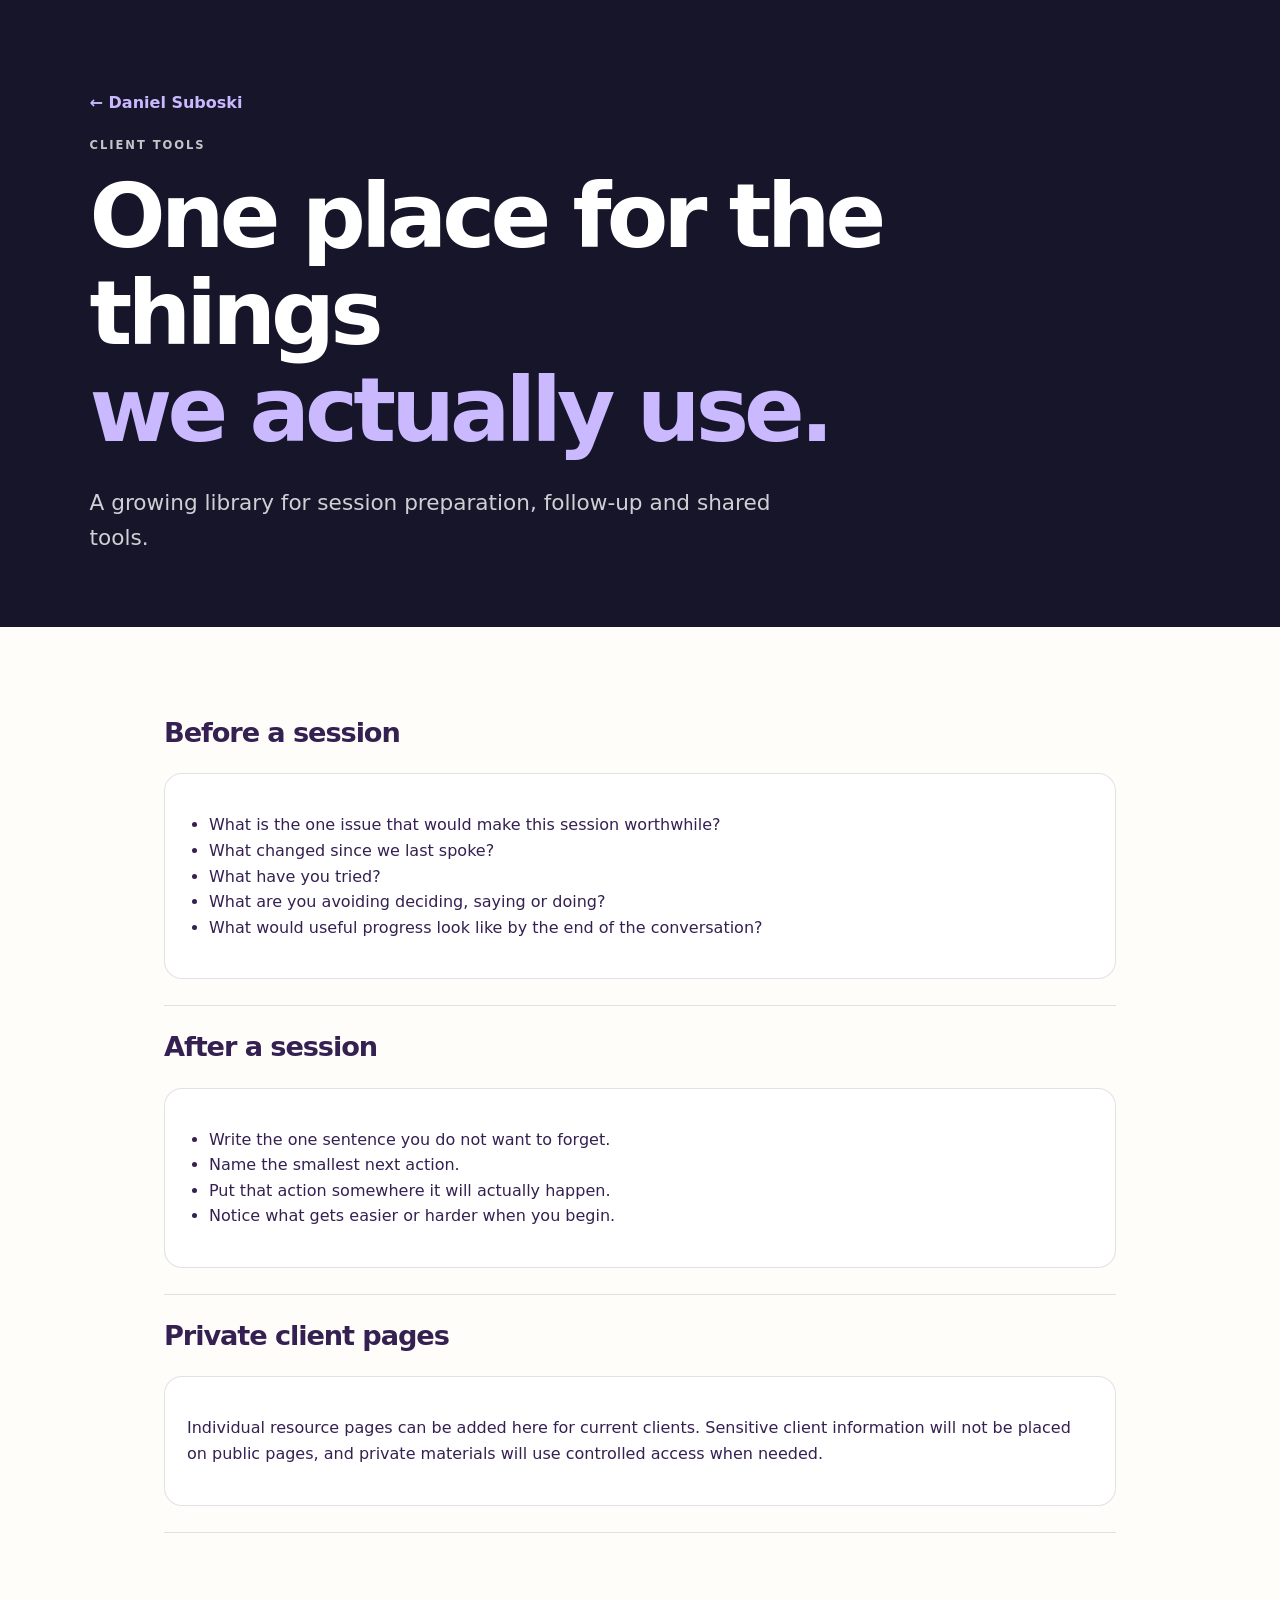
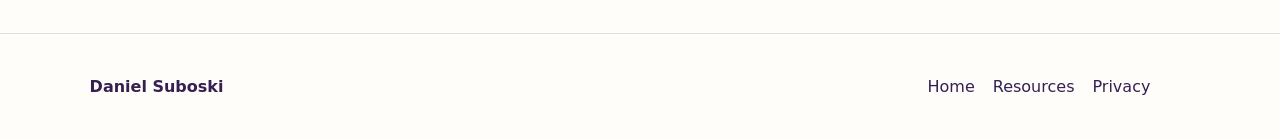
<file: client-tools.html>
<!doctype html><html lang="en"><head><meta charset="utf-8"><meta name="viewport" content="width=device-width,initial-scale=1"><title>Client Tools | Daniel Suboski</title><link rel="stylesheet" href="styles.css"></head><body><header class="page-hero"><a class="back" href="index.html">← Daniel Suboski</a><p class="eyebrow">Client tools</p><h1>One place for the things<br><span>we actually use.</span></h1><p class="lede">A growing library for session preparation, follow-up and shared tools.</p></header><main class="page-wrap"><section class="tool"><h2>Before a session</h2><div class="tool-box"><ul><li>What is the one issue that would make this session worthwhile?</li><li>What changed since we last spoke?</li><li>What have you tried?</li><li>What are you avoiding deciding, saying or doing?</li><li>What would useful progress look like by the end of the conversation?</li></ul></div></section><section class="tool"><h2>After a session</h2><div class="tool-box"><ul><li>Write the one sentence you do not want to forget.</li><li>Name the smallest next action.</li><li>Put that action somewhere it will actually happen.</li><li>Notice what gets easier or harder when you begin.</li></ul></div></section><section class="tool"><h2>Private client pages</h2><div class="tool-box"><p>Individual resource pages can be added here for current clients. Sensitive client information will not be placed on public pages, and private materials will use controlled access when needed.</p></div></section></main><footer><div><strong>Daniel Suboski</strong></div><div class="footer-links"><a href="index.html">Home</a><a href="resources.html">Resources</a><a href="privacy.html">Privacy</a></div></footer></body></html>
</file>
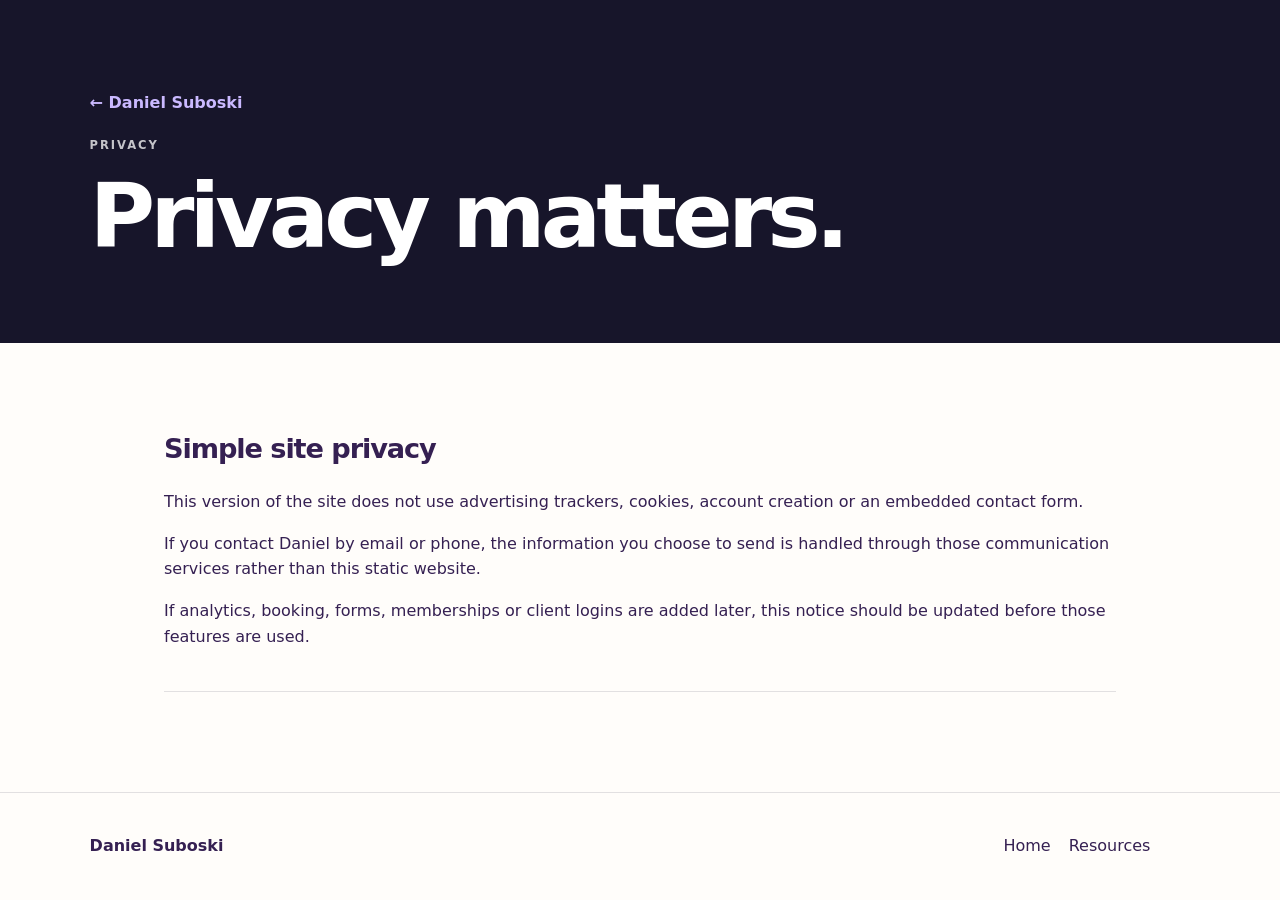
<file: privacy.html>
<!doctype html><html lang="en"><head><meta charset="utf-8"><meta name="viewport" content="width=device-width,initial-scale=1"><title>Privacy | Daniel Suboski</title><link rel="stylesheet" href="styles.css"></head><body><header class="page-hero"><a class="back" href="index.html">← Daniel Suboski</a><p class="eyebrow">Privacy</p><h1>Privacy matters.</h1></header><main class="page-wrap"><section class="tool"><h2>Simple site privacy</h2><p>This version of the site does not use advertising trackers, cookies, account creation or an embedded contact form.</p><p>If you contact Daniel by email or phone, the information you choose to send is handled through those communication services rather than this static website.</p><p>If analytics, booking, forms, memberships or client logins are added later, this notice should be updated before those features are used.</p></section></main><footer><div><strong>Daniel Suboski</strong></div><div class="footer-links"><a href="index.html">Home</a><a href="resources.html">Resources</a></div></footer></body></html>
</file>
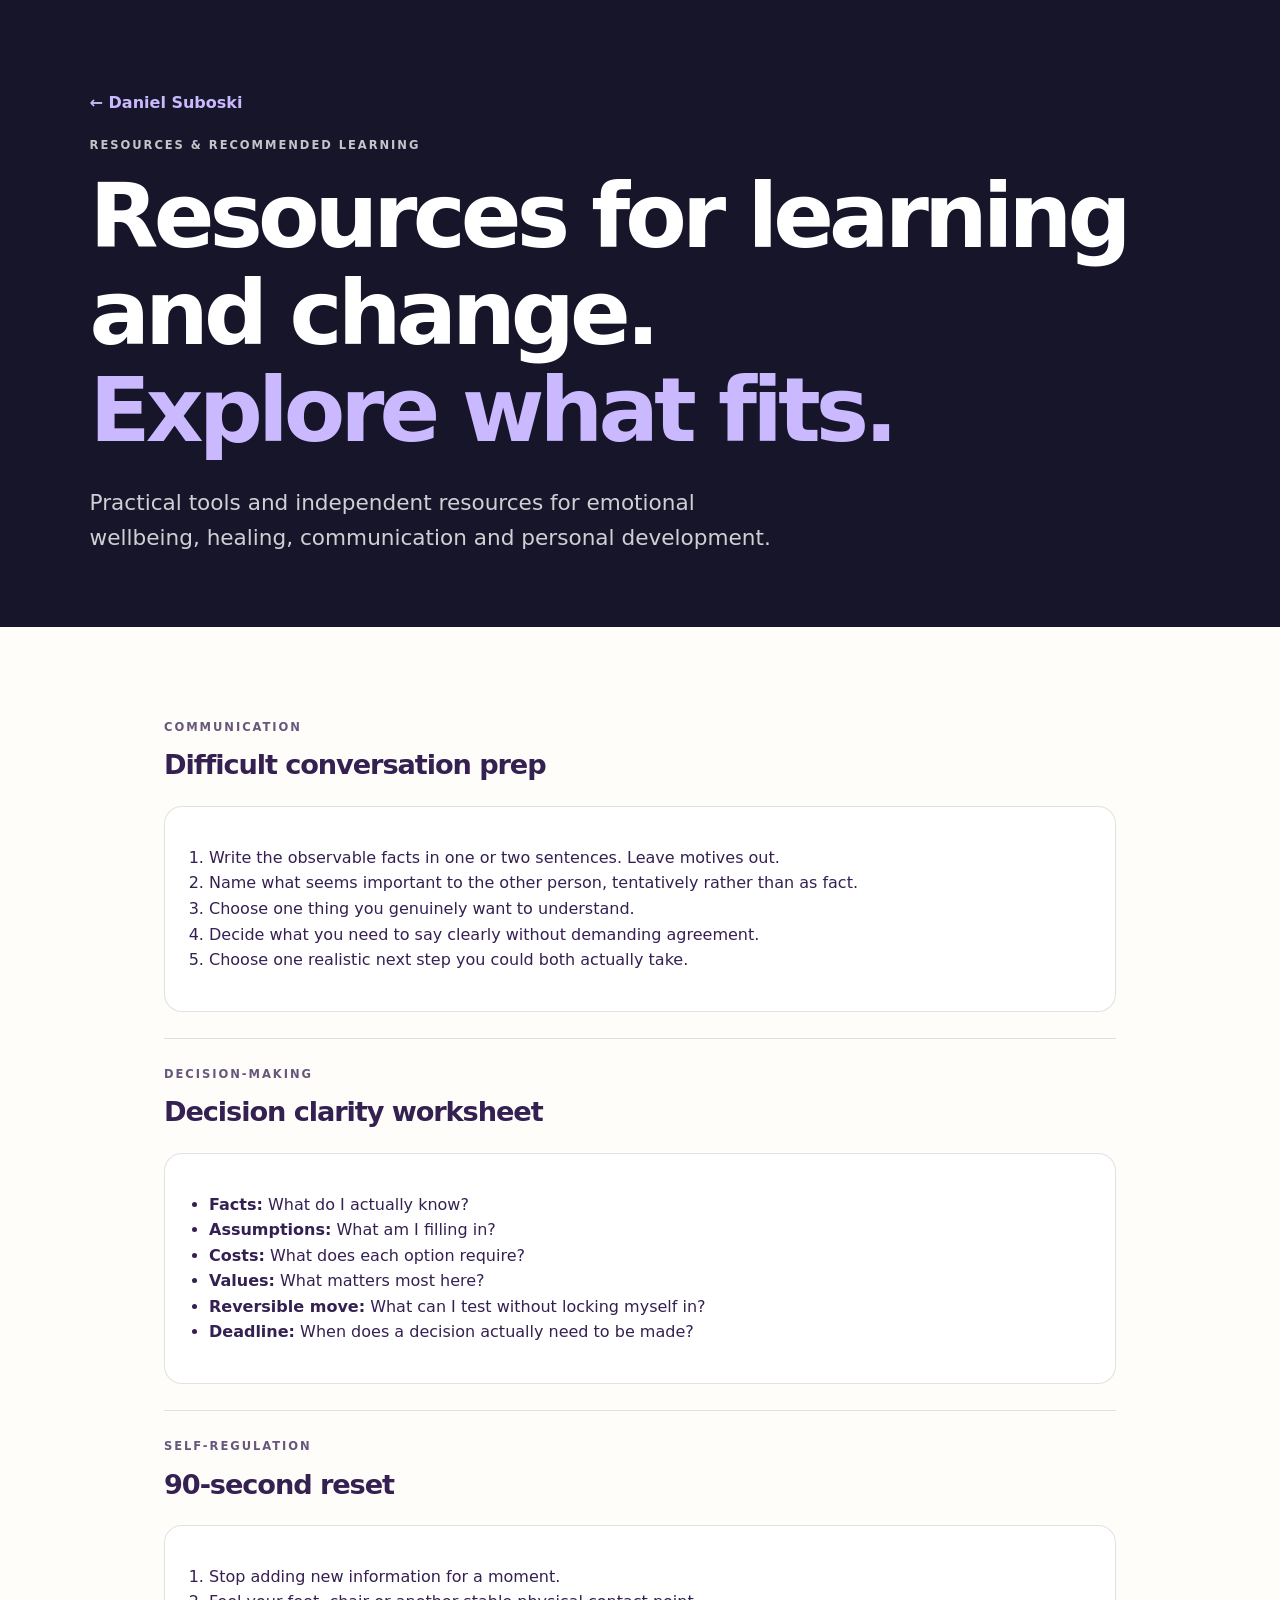
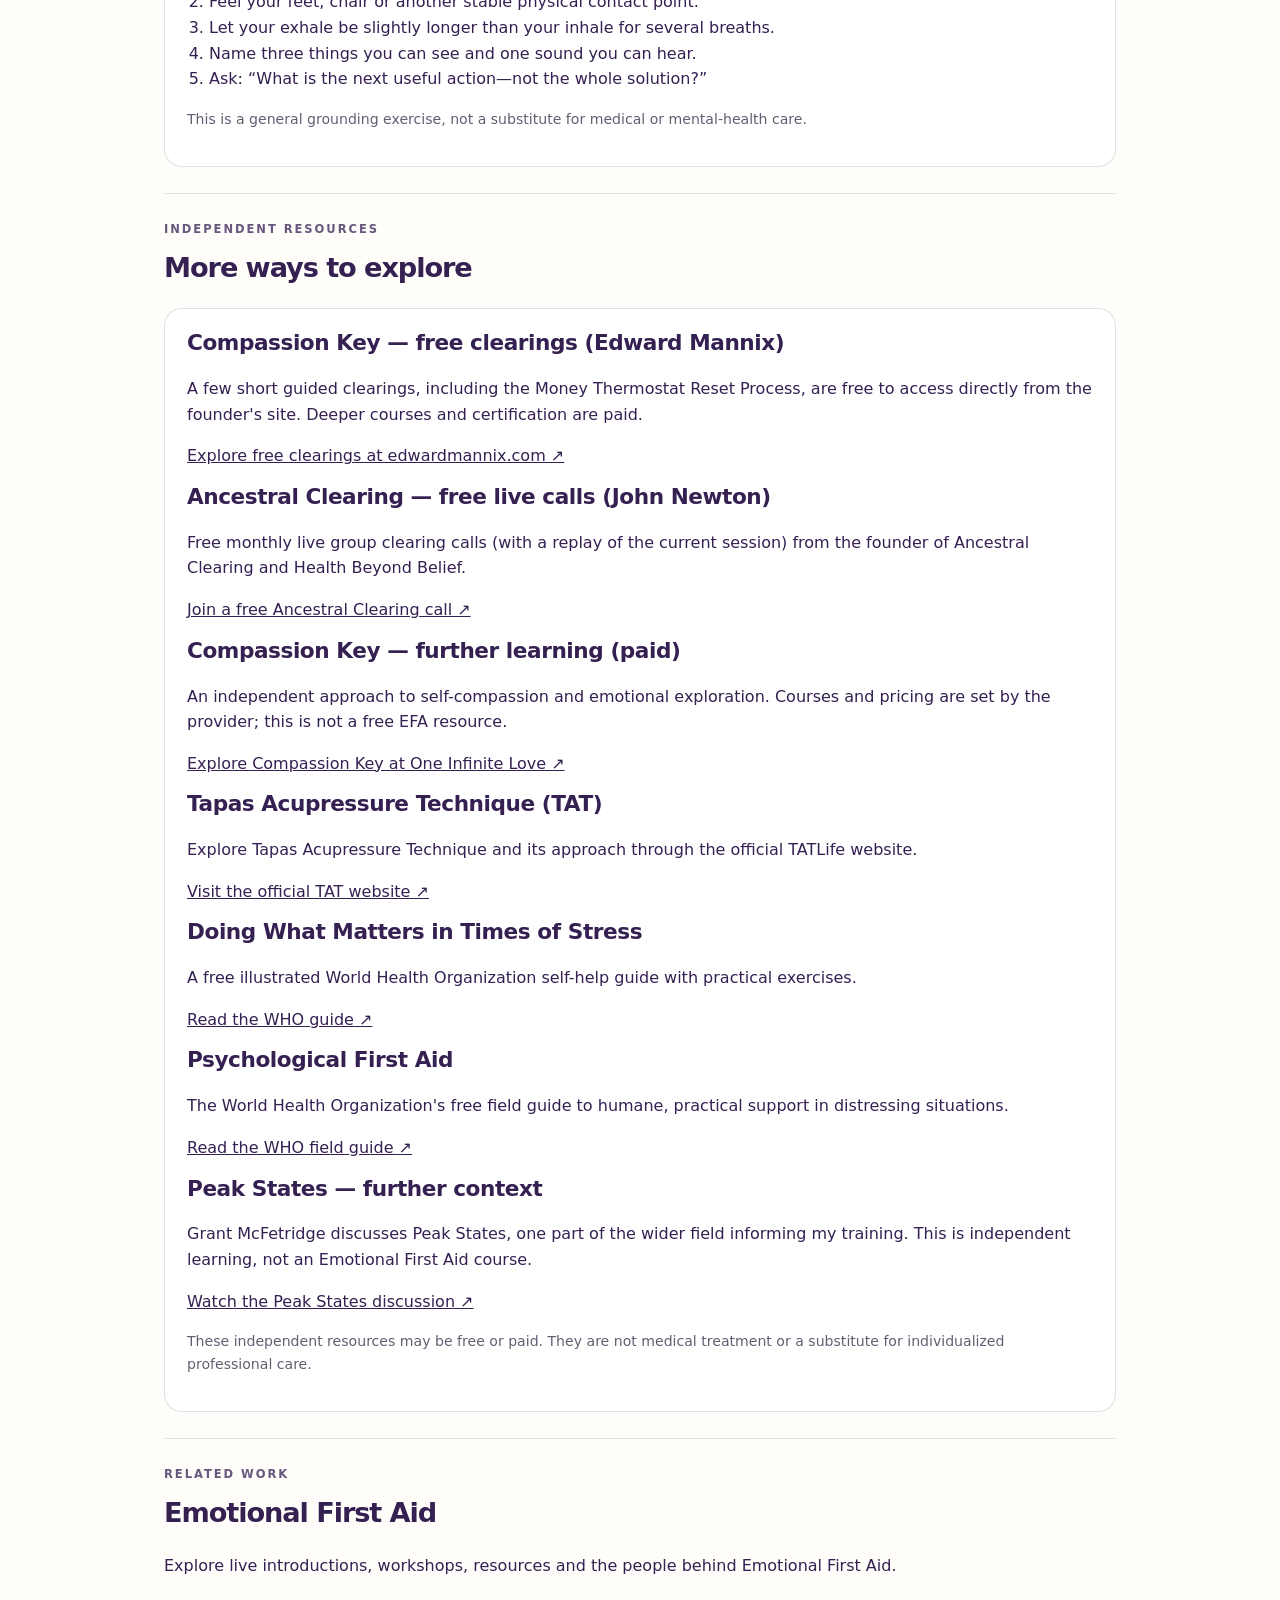
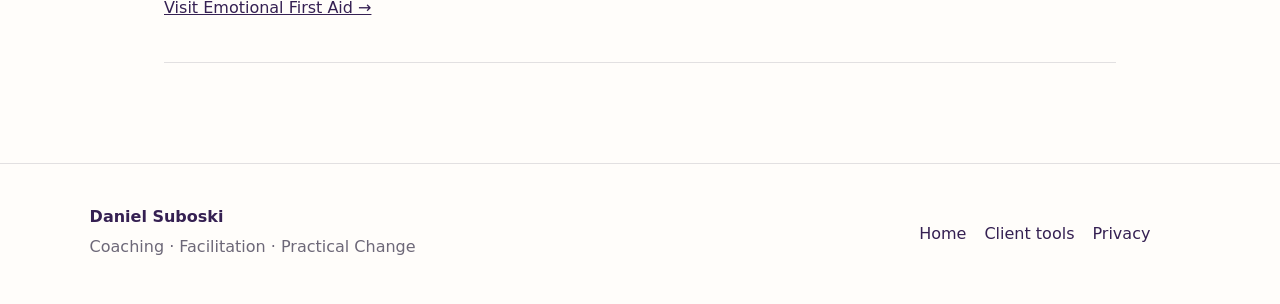
<file: resources.html>
<!doctype html><html lang="en"><head><meta charset="utf-8"><meta name="viewport" content="width=device-width,initial-scale=1"><title>Resources & Recommended Learning | Daniel Suboski</title><link rel="canonical" href="https://danielsuboski.com/resources.html"><meta property="og:type" content="website"><meta property="og:title" content="Resources & Recommended Learning | Daniel Suboski"><meta property="og:description" content="Practical tools and independent resources for emotional wellbeing, healing, communication and personal development."><meta property="og:url" content="https://danielsuboski.com/resources.html"><meta property="og:site_name" content="Daniel Suboski"><link rel="stylesheet" href="styles.css"></head><body><header class="page-hero"><a class="back" href="index.html">← Daniel Suboski</a><p class="eyebrow">Resources & recommended learning</p><h1>Resources for learning and change.<br><span>Explore what fits.</span></h1><p class="lede">Practical tools and independent resources for emotional wellbeing, healing, communication and personal development.</p></header><main class="page-wrap"><section class="tool" id="conversations"><p class="eyebrow">Communication</p><h2>Difficult conversation prep</h2><div class="tool-box"><ol><li>Write the observable facts in one or two sentences. Leave motives out.</li><li>Name what seems important to the other person, tentatively rather than as fact.</li><li>Choose one thing you genuinely want to understand.</li><li>Decide what you need to say clearly without demanding agreement.</li><li>Choose one realistic next step you could both actually take.</li></ol></div></section><section class="tool" id="decisions"><p class="eyebrow">Decision-making</p><h2>Decision clarity worksheet</h2><div class="tool-box"><ul><li><strong>Facts:</strong> What do I actually know?</li><li><strong>Assumptions:</strong> What am I filling in?</li><li><strong>Costs:</strong> What does each option require?</li><li><strong>Values:</strong> What matters most here?</li><li><strong>Reversible move:</strong> What can I test without locking myself in?</li><li><strong>Deadline:</strong> When does a decision actually need to be made?</li></ul></div></section><section class="tool" id="reset"><p class="eyebrow">Self-regulation</p><h2>90-second reset</h2><div class="tool-box"><ol><li>Stop adding new information for a moment.</li><li>Feel your feet, chair or another stable physical contact point.</li><li>Let your exhale be slightly longer than your inhale for several breaths.</li><li>Name three things you can see and one sound you can hear.</li><li>Ask: “What is the next useful action—not the whole solution?”</li></ol><p class="small">This is a general grounding exercise, not a substitute for medical or mental-health care.</p></div></section><section class="tool" id="external-resources"><p class="eyebrow">Independent resources</p><h2>More ways to explore</h2><div class="tool-box"><h3>Compassion Key — free clearings (Edward Mannix)</h3><p>A few short guided clearings, including the Money Thermostat Reset Process, are free to access directly from the founder's site. Deeper courses and certification are paid.</p><p><a href="https://edwardmannix.com/" target="_blank" rel="noopener noreferrer">Explore free clearings at edwardmannix.com ↗</a></p><h3>Ancestral Clearing — free live calls (John Newton)</h3><p>Free monthly live group clearing calls (with a replay of the current session) from the founder of Ancestral Clearing and Health Beyond Belief.</p><p><a href="https://healthbeyondbelief.com/" target="_blank" rel="noopener noreferrer">Join a free Ancestral Clearing call ↗</a></p><h3>Compassion Key — further learning (paid)</h3><p>An independent approach to self-compassion and emotional exploration. Courses and pricing are set by the provider; this is not a free EFA resource.</p><p><a href="https://www.oneinfinitelove.com/" target="_blank" rel="noopener noreferrer">Explore Compassion Key at One Infinite Love ↗</a></p><h3>Tapas Acupressure Technique (TAT)</h3><p>Explore Tapas Acupressure Technique and its approach through the official TATLife website.</p><p><a href="https://tatlife.com/" target="_blank" rel="noopener noreferrer">Visit the official TAT website ↗</a></p><h3>Doing What Matters in Times of Stress</h3><p>A free illustrated World Health Organization self-help guide with practical exercises.</p><p><a href="https://tdr.who.int/home/our-work/global-engagement/9789240003927" target="_blank" rel="noopener noreferrer">Read the WHO guide ↗</a></p><h3>Psychological First Aid</h3><p>The World Health Organization's free field guide to humane, practical support in distressing situations.</p><p><a href="https://www.who.int/publications/i/item/9789241548205" target="_blank" rel="noopener noreferrer">Read the WHO field guide ↗</a></p><h3>Peak States — further context</h3><p>Grant McFetridge discusses Peak States, one part of the wider field informing my training. This is independent learning, not an Emotional First Aid course.</p><p><a href="https://www.youtube.com/watch?v=k79uSmMFrZY" target="_blank" rel="noopener noreferrer">Watch the Peak States discussion ↗</a></p><p class="small">These independent resources may be free or paid. They are not medical treatment or a substitute for individualized professional care.</p></div></section><section class="tool"><p class="eyebrow">Related work</p><h2>Emotional First Aid</h2><p>Explore live introductions, workshops, resources and the people behind Emotional First Aid.</p><p><a href="https://emotional-first-aid.com/">Visit Emotional First Aid →</a></p></section></main><footer><div><strong>Daniel Suboski</strong><p>Coaching · Facilitation · Practical Change</p></div><div class="footer-links"><a href="index.html">Home</a><a href="client-tools.html">Client tools</a><a href="privacy.html">Privacy</a></div></footer></body></html>
</file>
<file: styles.css>
:root{--ink:#17152a;--paper:#f8f6f2;--white:#fff;--purple:#6f4ad8;--purple2:#9e7af2;--gold:#d7a83b;--line:rgba(23,21,42,.12);--muted:#eeebf5;--radius:24px}*{box-sizing:border-box}html{scroll-behavior:smooth}body{margin:0;font-family:Inter,ui-sans-serif,system-ui,-apple-system,BlinkMacSystemFont,"Segoe UI",sans-serif;color:var(--ink);background:var(--paper);line-height:1.6}a{color:inherit}.site-header{position:sticky;top:0;z-index:20;display:flex;align-items:center;justify-content:space-between;padding:16px clamp(22px,4vw,64px);background:rgba(248,246,242,.88);backdrop-filter:blur(14px);border-bottom:1px solid var(--line)}.brand{display:flex;align-items:center;gap:12px;text-decoration:none;font-weight:700}.brand-mark{width:38px;height:38px;border-radius:50%;display:grid;place-items:center;background:var(--ink);color:white;font-size:.82rem;letter-spacing:.05em}nav{display:flex;gap:22px;align-items:center}nav a{text-decoration:none;font-size:.92rem}.nav-cta{padding:10px 15px;border:1px solid var(--ink);border-radius:999px}.menu-btn{display:none;background:none;border:1px solid var(--line);padding:8px 12px;border-radius:999px}.hero{min-height:78vh;display:grid;grid-template-columns:minmax(0,1.4fr) minmax(280px,.7fr);gap:60px;align-items:center;padding:90px clamp(24px,7vw,110px);position:relative;overflow:hidden;background:linear-gradient(135deg,#151329,#21183c 65%,#33215d);color:white}.hero-glow{position:absolute;width:650px;height:650px;border-radius:50%;background:radial-gradient(circle,rgba(151,112,244,.34),rgba(151,112,244,0) 67%);right:-180px;top:-190px}.hero-copy,.hero-card{position:relative;z-index:1}.eyebrow{text-transform:uppercase;letter-spacing:.17em;font-size:.72rem;font-weight:800;opacity:.75;margin:0 0 14px}h1,h2,h3{line-height:1.08;margin-top:0}h1{font-size:clamp(3rem,7vw,6.3rem);letter-spacing:-.055em;margin-bottom:28px}h1 span{color:#cab9ff}h2{font-size:clamp(2.1rem,4vw,4rem);letter-spacing:-.04em;margin-bottom:26px}h3{font-size:1.35rem;letter-spacing:-.02em}.lede{font-size:clamp(1.1rem,1.7vw,1.35rem);max-width:720px;color:rgba(255,255,255,.8)}.actions{display:flex;gap:12px;flex-wrap:wrap;margin-top:30px}.btn{display:inline-block;text-decoration:none;padding:14px 20px;border-radius:999px;font-weight:750}.btn.primary{background:var(--purple2);color:#161126}.btn.secondary{border:1px solid rgba(255,255,255,.35);color:white}.btn.light{background:white;color:var(--ink)}.ghost-light{border:1px solid rgba(255,255,255,.4);color:white;text-decoration:none;padding:14px 20px;border-radius:999px;font-weight:700}.micro{font-size:.86rem;opacity:.62;margin-top:22px}.hero-card{padding:30px;border:1px solid rgba(255,255,255,.18);background:rgba(255,255,255,.07);border-radius:var(--radius);box-shadow:0 30px 70px rgba(0,0,0,.18)}.card-kicker{font-weight:800;margin-top:0}.hero-card ul{padding-left:20px;margin-bottom:0}.hero-card li{margin:10px 0;color:rgba(255,255,255,.84)}.section{padding:95px clamp(24px,7vw,110px)}.muted{background:#f0edf6}.split{display:grid;grid-template-columns:.9fr 1.1fr;gap:60px}.prose{font-size:1.08rem;max-width:760px}.grid{display:grid;gap:20px}.grid.three{grid-template-columns:repeat(3,1fr)}.grid.two{grid-template-columns:repeat(2,1fr)}.tile,.resource-card,.project,.client-panel,.testimonial-placeholder{border:1px solid var(--line);background:rgba(255,255,255,.55);border-radius:var(--radius);padding:28px}.tile .num{display:block;font-size:.76rem;font-weight:800;letter-spacing:.12em;color:var(--purple);margin-bottom:40px}.inline-cta{display:flex;justify-content:space-between;gap:20px;align-items:center;margin-top:26px;padding-top:22px;border-top:1px solid var(--line)}.inline-cta p{margin:0}.inline-cta a,.text-link{font-weight:800;text-decoration:none}.section-head{display:flex;justify-content:space-between;gap:30px;align-items:end}.resource-card{text-decoration:none;transition:.2s ease}.resource-card:hover{transform:translateY(-3px);box-shadow:0 18px 45px rgba(29,20,61,.08)}.resource-card span,.project-label{font-size:.72rem;text-transform:uppercase;letter-spacing:.14em;font-weight:800;color:var(--purple)}.client-panel{max-width:900px;font-size:1.08rem}.small{font-size:.88rem;color:#625e72}.testimonial-placeholder{max-width:820px;border-style:dashed}.project{display:flex;gap:26px;align-items:center}.project-art{width:145px;min-width:145px;height:145px;border-radius:28px;background:radial-gradient(circle at 35% 32%,#6e50bd,#2a174d 70%);position:relative;overflow:hidden;display:grid;place-items:center}.swoosh{position:absolute;width:150px;height:42px;border:7px solid #a982ff;border-left-color:transparent;border-right-color:transparent;border-radius:50%;transform:rotate(-20deg);filter:drop-shadow(0 0 8px #8d63ff)}.swoosh.gold{width:110px;height:32px;border-color:#e2bd59;border-left-color:transparent;border-right-color:transparent;transform:rotate(18deg)}.heart{font-size:4.5rem;color:white;z-index:2;line-height:1}.legal-note{font-size:.78rem;color:#706b7d}.project a{font-weight:800;text-decoration:none}.contact-band{margin:40px clamp(24px,5vw,80px) 80px;padding:48px clamp(28px,5vw,70px);background:var(--ink);color:white;border-radius:32px;display:flex;align-items:center;justify-content:space-between;gap:40px}.contact-band h2{margin-bottom:0}footer{display:grid;grid-template-columns:1fr auto auto;gap:40px;padding:40px clamp(24px,7vw,110px);border-top:1px solid var(--line);align-items:center}footer p{margin:.25rem 0;color:#6d6878}.footer-links{display:flex;gap:18px;flex-wrap:wrap}.footer-links a{text-decoration:none}.copyright{font-size:.8rem}.page-hero{padding:90px clamp(24px,7vw,110px) 50px;background:#17152a;color:white}.page-wrap{max-width:1000px;margin:auto;padding:65px 24px 100px}.tool{padding:26px 0;border-bottom:1px solid var(--line)}.tool h2{font-size:1.7rem}.tool-box{background:white;border:1px solid var(--line);border-radius:18px;padding:22px;margin-top:14px}.tool ol,.tool ul{padding-left:22px}.back{display:inline-block;margin-bottom:20px;color:#cab9ff;text-decoration:none;font-weight:700}@media(max-width:900px){.hero,.split,.grid.three,.grid.two{grid-template-columns:1fr}.hero{gap:30px}.hero-card{max-width:560px}.project{align-items:flex-start}footer{grid-template-columns:1fr}}@media(max-width:720px){nav{display:none;position:absolute;right:18px;top:68px;flex-direction:column;align-items:stretch;background:var(--paper);padding:18px;border:1px solid var(--line);border-radius:18px;min-width:220px;box-shadow:0 20px 50px rgba(0,0,0,.12)}nav.open{display:flex}.menu-btn{display:block}.brand-text{font-size:.95rem}.section-head,.contact-band,.inline-cta{align-items:flex-start;flex-direction:column}.hero{padding-top:65px}h1{font-size:clamp(2.9rem,15vw,5rem)}.project{flex-direction:column}}
/* Coastal homepage refresh; the temporary illustrated shoreline will be replaced with Daniel's approved photograph. */
:root{--ink:#352052;--paper:#fffdfa;--purple:#4a2675;--purple2:#e0b16d;--gold:#c99a45;--muted:#f6f0fa}
.site-header{background:rgba(255,253,250,.97)}.brand-mark{background:var(--purple)}.nav-cta{background:#dfb574;border:0;color:#2f1b49;font-weight:750}.hero{min-height:620px;display:flex;align-items:center;padding:95px clamp(24px,6vw,95px) 120px;background:linear-gradient(90deg,rgba(255,248,242,.92) 0%,rgba(255,234,213,.78) 49%,rgba(255,222,180,.12) 100%),radial-gradient(ellipse at 77% 34%,#ffe5a0 0%,#f5b87f 21%,transparent 49%),linear-gradient(165deg,#b5a5c7 0%,#efc7a6 46%,#f8c98e 58%,#8da5ba 59%,#e8c5a3 76%,#d7bfa7 100%);color:var(--ink)}.hero-copy{max-width:830px}.hero h1{font-family:Georgia,serif;font-weight:500;letter-spacing:-.045em;font-size:clamp(2.65rem,4.6vw,4.9rem);line-height:1.12}.hero h1 span{color:var(--purple)}.hero .lede{color:#343039;max-width:660px}.hero .eyebrow{opacity:1}.hero .micro{opacity:.8}.hero .btn.primary{background:var(--purple);color:white}.hero .btn.secondary{border:1px solid var(--purple);color:var(--purple);background:rgba(255,255,255,.65)}.services{padding-top:65px}.services .tile{background:linear-gradient(135deg,#fff,#faf5ff);box-shadow:0 12px 35px rgba(65,36,87,.06);border:1px solid #eee5f2}.services .tile a{color:var(--purple);font-weight:800;text-decoration:none}.service-icon{font-size:2.7rem;color:var(--purple);display:block;margin-bottom:22px;line-height:1}.service-icon.gold{color:var(--gold)}.closing-quote{font-family:Georgia,serif;text-align:center;font-size:clamp(1.45rem,2.4vw,2.2rem);font-style:italic;color:var(--purple);margin:45px auto 0}.split h2{font-family:Georgia,serif;font-weight:500}.contact-band{background:var(--purple)}@media(max-width:720px){.hero{min-height:560px;padding:68px 24px 90px}.hero h1{font-size:clamp(2.5rem,10vw,4rem)}.hero .lede{font-size:1.08rem}}
</file>
